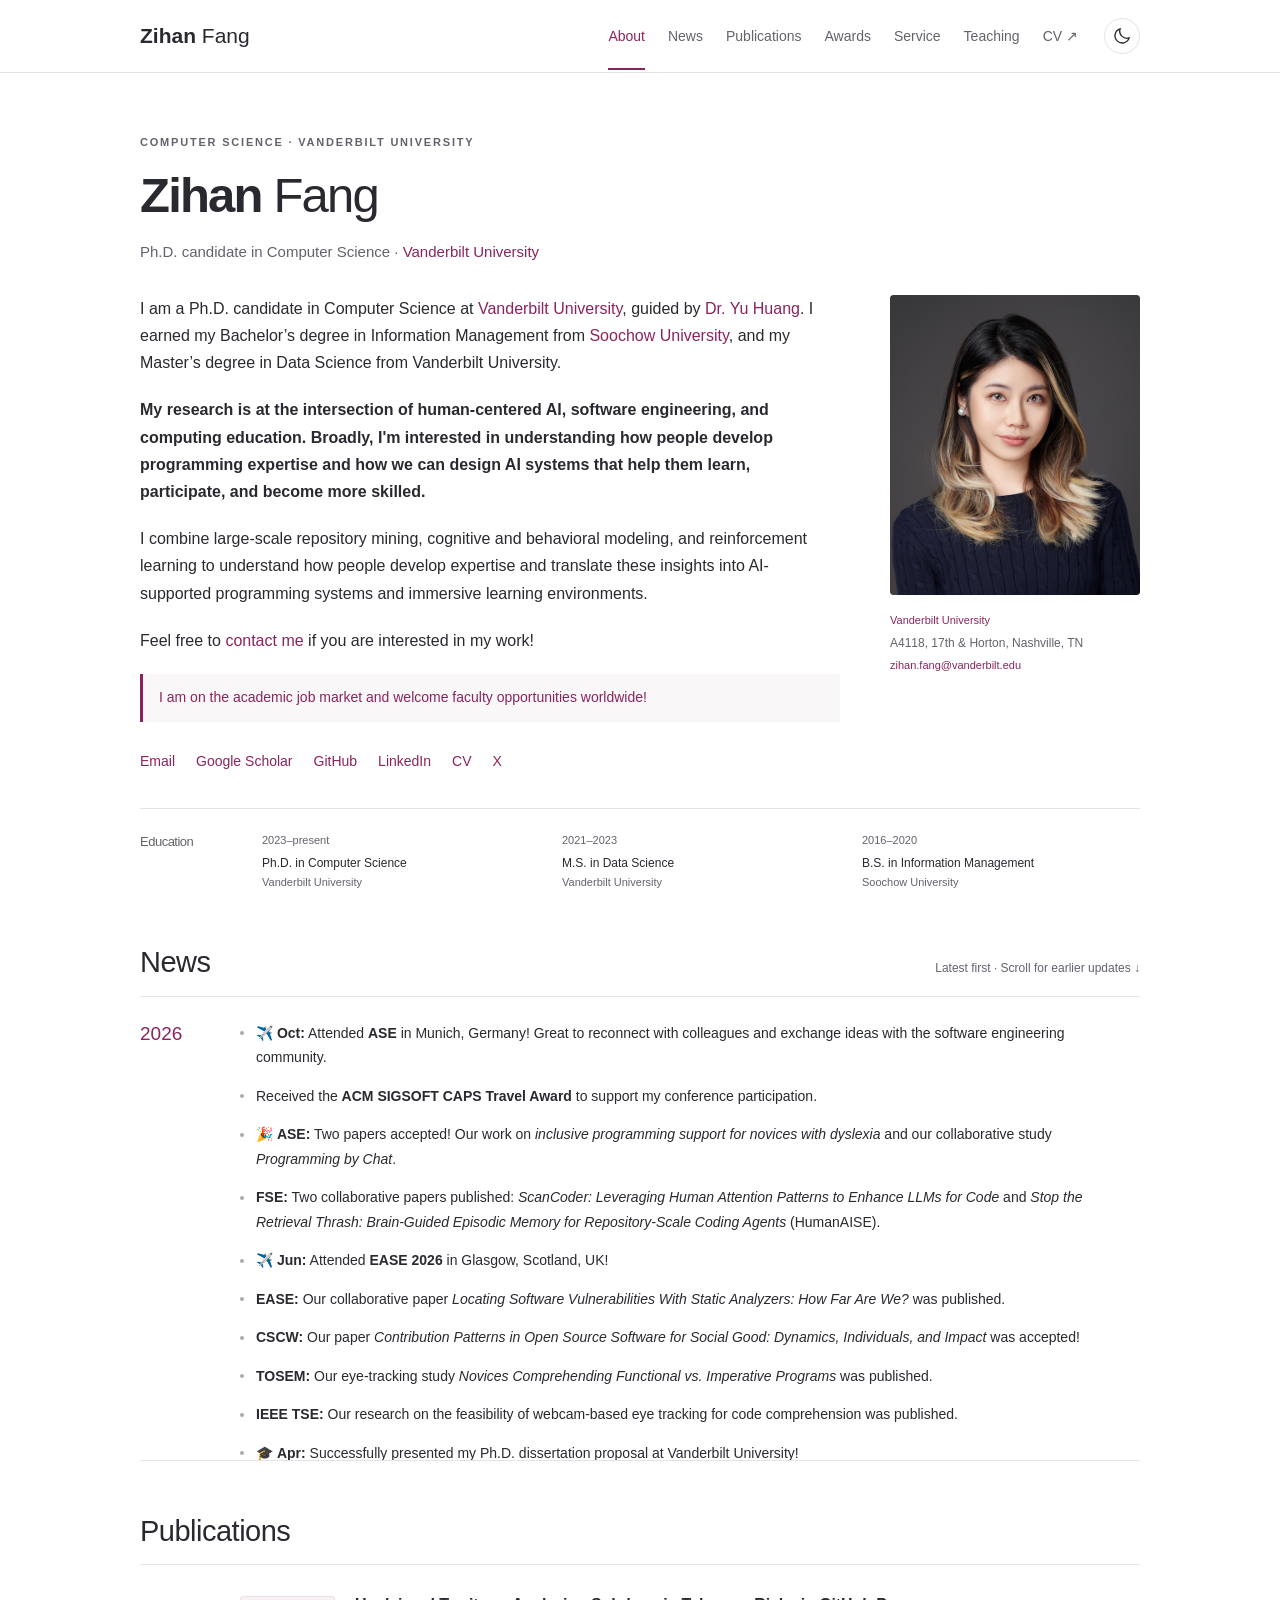
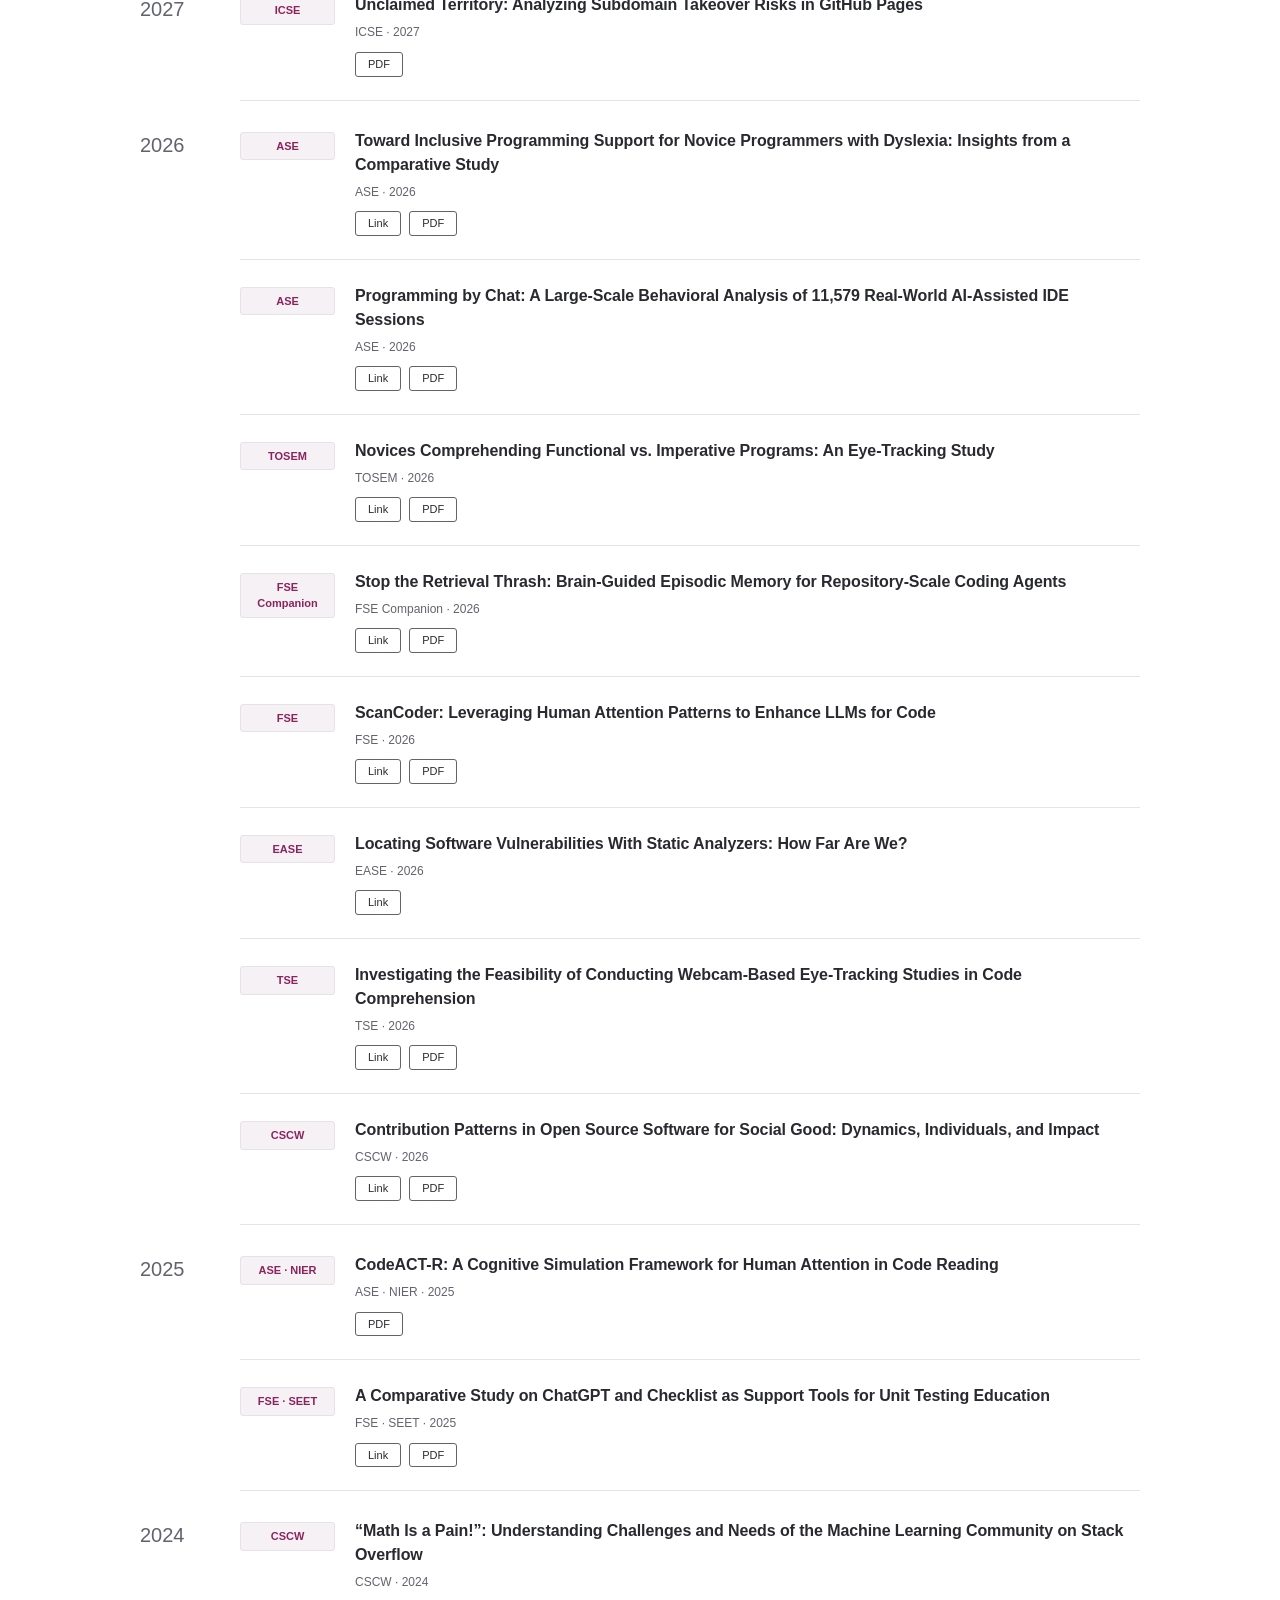
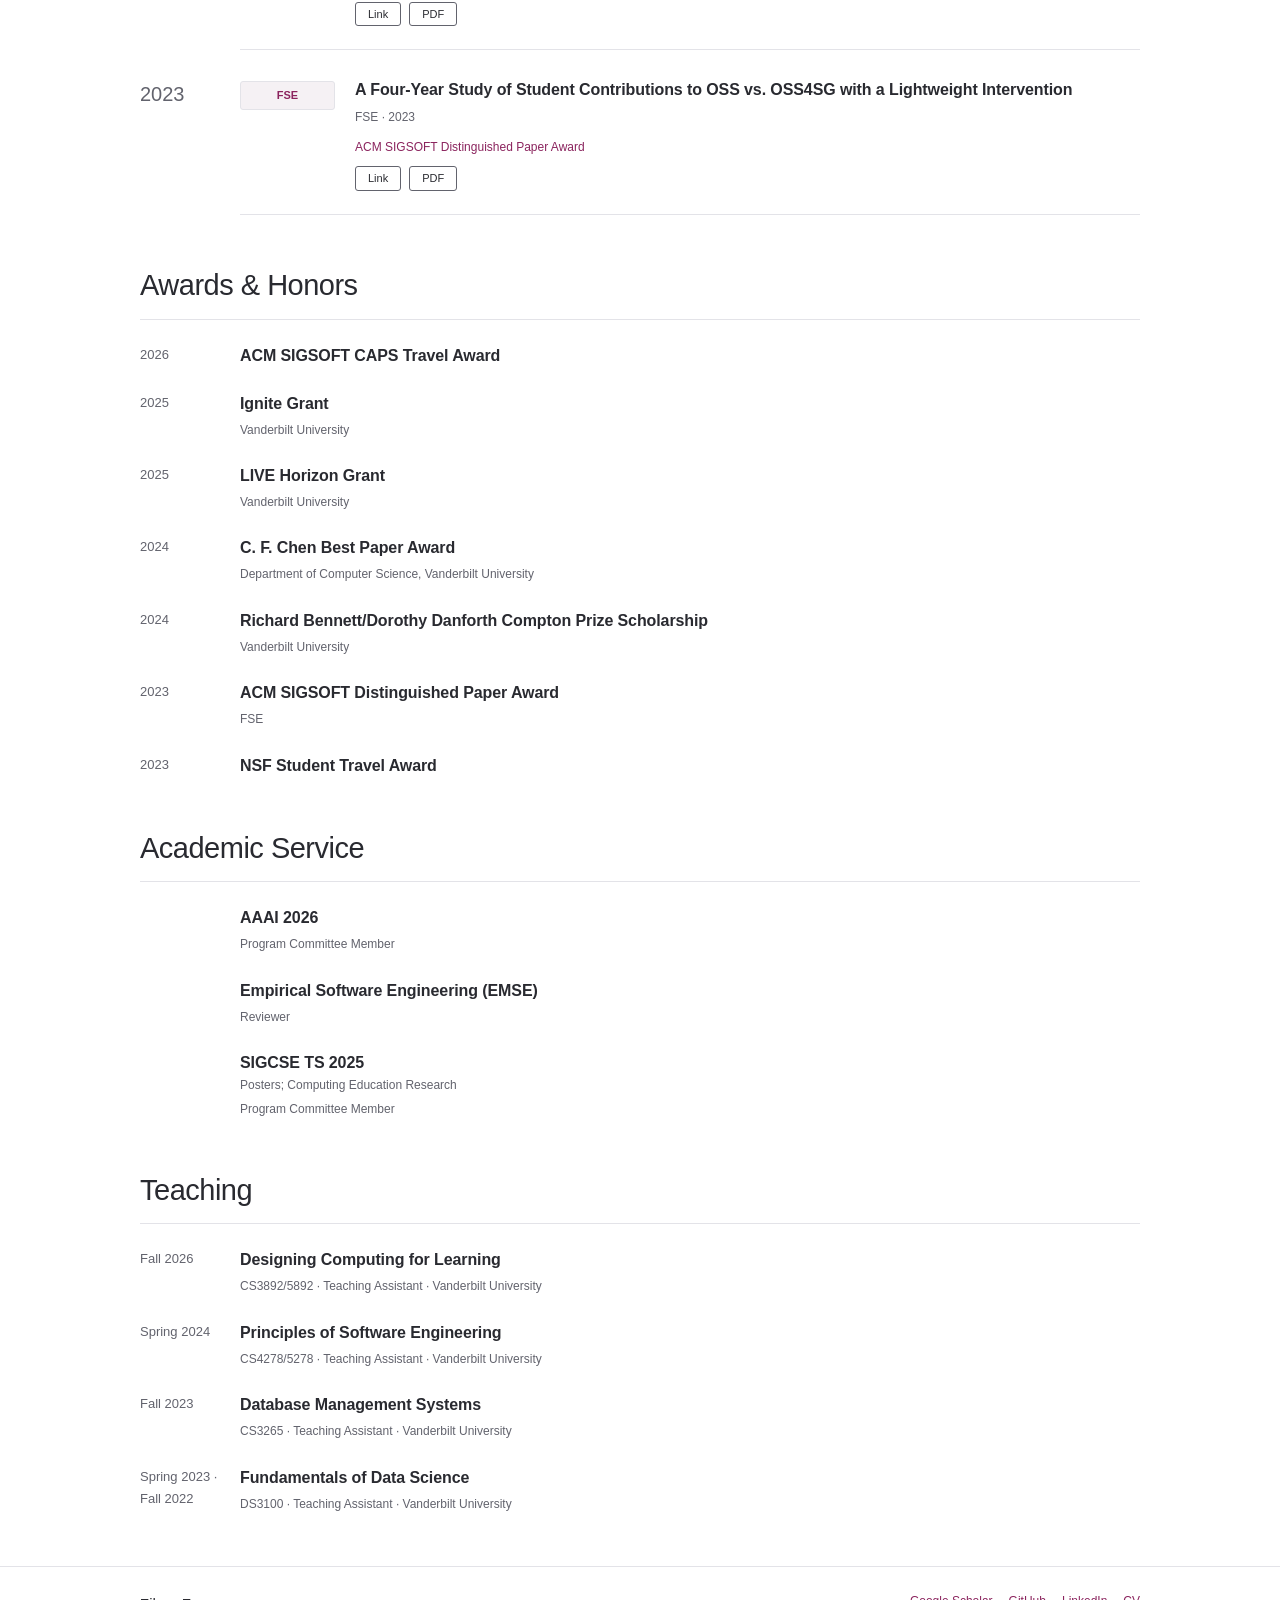
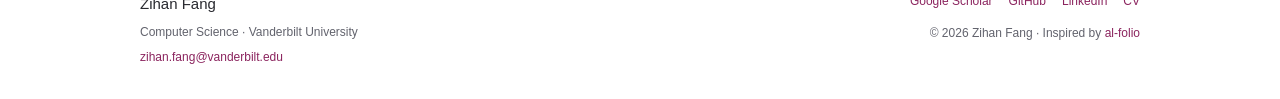
<file: index.html>
<!DOCTYPE html>
<html lang="en">
<head>
  <meta charset="UTF-8">
  <meta name="viewport" content="width=device-width, initial-scale=1">
  <meta name="description" content="Zihan Fang, Computer Science Ph.D. candidate at Vanderbilt University. Human-centered AI, software engineering, and computing education.">
  <meta name="author" content="Zihan Fang">
  <meta name="color-scheme" content="light dark">
  <title>Zihan Fang | Vanderbilt University</title>
  <link rel="canonical" href="https://littlehousezh.github.io/">
  <link rel="icon" href="/img/favicon.png">
  <script src="/js/theme.js"></script>
  <link rel="stylesheet" href="/css/index.css">
  <script src="/js/main.js" defer></script>
  <link rel="preload" as="image" href="/img/profile-hover.jpg">
  <script src="/js/portrait.js" defer></script>
</head>
<body>
  <a class="skip-link" href="#main">Skip to content</a>
  <header class="site-header">
    <div class="header-inner">
      <a class="wordmark" href="#about"><strong>Zihan</strong> Fang</a>
      <nav aria-label="Main navigation">
        <ul class="nav-links">
          <li><a href="#about" aria-current="location">About</a></li>
          <li><a href="#news">News</a></li>
          <li><a href="#publications">Publications</a></li>
          <li><a href="#awards">Awards</a></li>
          <li><a href="#service">Service</a></li>
          <li><a href="#teaching">Teaching</a></li>
          <li><a href="/attaches/CV.pdf" target="_blank" rel="noopener">CV <span aria-hidden="true">↗</span></a></li>
        </ul>
      </nav>
      <button class="theme-toggle" type="button" hidden aria-label="Switch to dark mode" aria-pressed="false" title="Switch color theme">
        <svg class="moon" viewBox="0 0 24 24" fill="none" stroke="currentColor" stroke-width="1.6" aria-hidden="true"><path d="M20.6 14.3A8.7 8.7 0 0 1 9.7 3.4a8.7 8.7 0 1 0 10.9 10.9Z"/></svg>
        <svg class="sun" viewBox="0 0 24 24" fill="none" stroke="currentColor" stroke-width="1.6" aria-hidden="true"><circle cx="12" cy="12" r="4"/><path d="M12 2v2m0 16v2M2 12h2m16 0h2M5 5l1.5 1.5m11 11L19 19M5 19l1.5-1.5m11-11L19 5"/></svg>
      </button>
    </div>
  </header>
  <main id="main" class="container">
    <section id="about" aria-labelledby="name">
      <span id="About-me" class="legacy-anchor"></span>
      <div class="intro-heading">
        <p class="eyebrow">Computer Science · Vanderbilt University</p>
        <h1 id="name"><strong>Zihan</strong> Fang</h1>
        <p class="position">Ph.D. candidate in Computer Science · <a href="https://www.vanderbilt.edu/">Vanderbilt University</a></p>
      </div>
      <div class="about-grid">
        <div class="biography"><p>I am a Ph.D. candidate in Computer Science at <a href="https://www.vanderbilt.edu/">Vanderbilt University</a>, guided by <a href="https://yuhuang-lab.github.io/">Dr. Yu Huang</a>. I earned my Bachelor’s degree in Information Management from <a href="http://eng.suda.edu.cn/">Soochow University</a>, and my Master’s degree in Data Science from Vanderbilt University.</p><p><strong>My research is at the intersection of human-centered AI, software engineering, and computing education. Broadly, I&#x27;m interested in understanding how people develop programming expertise and how we can design AI systems that help them learn, participate, and become more skilled.</strong></p><p>I combine large-scale repository mining, cognitive and behavioral modeling, and reinforcement learning to understand how people develop expertise and translate these insights into AI-supported programming systems and immersive learning environments.</p><p>Feel free to <a href="mailto:zihan.fang@vanderbilt.edu">contact me</a> if you are interested in my work!</p>
          <p class="job-market">I am on the academic job market and welcome faculty opportunities worldwide!</p>
          <div class="profile-links" aria-label="Academic profiles"><a class="" href="mailto:zihan.fang@vanderbilt.edu">Email</a><a class="" href="https://scholar.google.com/citations?hl=en&amp;user=s82MO1wAAAAJ" target="_blank" rel="noopener">Google Scholar</a><a class="" href="https://github.com/littlehousezh" target="_blank" rel="noopener">GitHub</a><a class="" href="https://linkedin.com/in/zihan-fang-51a9571a7" target="_blank" rel="noopener">LinkedIn</a><a class="" href="/attaches/CV.pdf" target="_blank" rel="noopener">CV</a><a class="" href="https://x.com/FANGZIHAN2" target="_blank" rel="noopener">X</a></div>
        </div>
        <figure class="portrait">
          <div class="portrait-frame" tabindex="0" role="img" aria-label="Portrait of Zihan Fang. Hover or focus to reveal a reading rabbit illustration.">
            <img src="/img/profile.png" alt="" aria-hidden="true" width="560" height="700" fetchpriority="high" draggable="false">
            <img class="portrait-alternate" src="/img/profile-hover.jpg" alt="" aria-hidden="true" width="560" height="700" decoding="async" draggable="false">
          </div>
          <figcaption><span><a href="https://www.vanderbilt.edu/">Vanderbilt University</a></span><span>A4118, 17th &amp; Horton, Nashville, TN</span><a href="mailto:zihan.fang@vanderbilt.edu">zihan.fang@vanderbilt.edu</a></figcaption>
        </figure>
      </div>
      <div id="Experience" class="education"><h2>Education</h2><ul><li><span class="item-date">2023–present</span><span>Ph.D. in Computer Science<span class="item-detail">Vanderbilt University</span></span></li><li><span class="item-date">2021–2023</span><span>M.S. in Data Science<span class="item-detail">Vanderbilt University</span></span></li><li><span class="item-date">2016–2020</span><span>B.S. in Information Management<span class="item-detail">Soochow University</span></span></li></ul></div>
    </section>
    <section id="news" class="page-section" aria-labelledby="news-heading">
      <div class="section-heading"><h2 id="news-heading">News</h2><span class="section-note" id="news-hint">Latest first · Scroll for earlier updates <span aria-hidden="true">↓</span></span></div>
      <div class="news-scroll" tabindex="0" role="region" aria-label="News from 2026 to 2023" aria-describedby="news-hint"><div class="news-year"><h3>2026</h3><ul><li>✈️ <strong>Oct:</strong> Attended <strong>ASE</strong> in Munich, Germany! Great to reconnect with colleagues and exchange ideas with the software engineering community.</li><li>Received the <strong>ACM SIGSOFT CAPS Travel Award</strong> to support my conference participation.</li><li>🎉 <strong>ASE:</strong> Two papers accepted! Our work on <em>inclusive programming support for novices with dyslexia</em> and our collaborative study <em>Programming by Chat</em>.</li><li><strong>FSE:</strong> Two collaborative papers published: <em>ScanCoder: Leveraging Human Attention Patterns to Enhance LLMs for Code</em> and <em>Stop the Retrieval Thrash: Brain-Guided Episodic Memory for Repository-Scale Coding Agents</em> (HumanAISE).</li><li>✈️ <strong>Jun:</strong> Attended <strong>EASE 2026</strong> in Glasgow, Scotland, UK!</li><li><strong>EASE:</strong> Our collaborative paper <em>Locating Software Vulnerabilities With Static Analyzers: How Far Are We?</em> was published.</li><li><strong>CSCW:</strong> Our paper <em>Contribution Patterns in Open Source Software for Social Good: Dynamics, Individuals, and Impact</em> was accepted!</li><li><strong>TOSEM:</strong> Our eye-tracking study <em>Novices Comprehending Functional vs. Imperative Programs</em> was published.</li><li><strong>IEEE TSE:</strong> Our research on the feasibility of webcam-based eye tracking for code comprehension was published.</li><li>🎓 <strong>Apr:</strong> Successfully presented my Ph.D. dissertation proposal at Vanderbilt University!</li></ul></div><div class="news-year"><h3>2025</h3><ul><li><strong>ASE (NIER):</strong> Our collaborative paper <em>CodeACT-R: A Cognitive Simulation Framework for Human Attention in Code Reading</em> was accepted.</li><li>✈️ <strong>Jun:</strong> Attended <strong>FSE 2025</strong> in Trondheim, Norway.</li><li>🎓 <strong>Jun:</strong> Helped support the inaugural <a href="https://humanai4se.github.io/" target="_blank" rel="noopener"><strong>HumanAISE 2025</strong></a> workshop, co-located with FSE 2025.</li><li><strong>FSE (SEET):</strong> Our paper <em>A Comparative Study on ChatGPT and Checklist as Support Tools for Unit Testing Education</em> was accepted!</li><li>Received the <strong>Vanderbilt Ignite Grant</strong> and <strong>LIVE Horizon Grant</strong> to support research and educational innovation.</li></ul></div><div class="news-year"><h3>2024</h3><ul><li>🏆 Received the <strong>C. F. Chen Best Paper Award</strong> from Vanderbilt University&#x27;s Department of Computer Science.</li><li>Awarded the <strong>Richard Bennett/Dorothy Danforth Compton Prize Scholarship</strong>.</li><li><strong>CSCW:</strong> Our paper <em>&quot;Math Is a Pain!&quot;: Understanding Challenges and Needs of the Machine Learning Community on Stack Overflow</em> was published.</li></ul></div><div class="news-year"><h3>2023</h3><ul><li>🏆 <strong>FSE:</strong> Our paper <em>A Four-Year Study of Student Contributions to OSS vs. OSS4SG with a Lightweight Intervention</em> received the <strong>ACM SIGSOFT Distinguished Paper Award</strong>!</li><li>Received an <strong>NSF Student Travel Award</strong>.</li></ul></div></div>
    </section>
    <section id="publications" class="page-section" aria-labelledby="publications-heading">
      <span id="Publications" class="legacy-anchor"></span>
      <div class="section-heading"><h2 id="publications-heading">Publications</h2></div>
      <div class="publication-year"><h3>2027</h3><ol><li class="publication" id="pub13"><div class="venue-badge">ICSE</div><div class="paper-content"><h4>Unclaimed Territory: Analyzing Subdomain Takeover Risks in GitHub Pages</h4><p class="paper-venue">ICSE · 2027</p><div class="paper-actions"><a class="paper-link" href="/attaches/pub13.pdf" target="_blank" rel="noopener" aria-label="PDF: Unclaimed Territory: Analyzing Subdomain Takeover Risks in GitHub Pages">PDF</a></div></div></li></ol></div><div class="publication-year"><h3>2026</h3><ol><li class="publication" id="pub11"><div class="venue-badge">ASE</div><div class="paper-content"><h4>Toward Inclusive Programming Support for Novice Programmers with Dyslexia: Insights from a Comparative Study</h4><p class="paper-venue">ASE · 2026</p><div class="paper-actions"><a class="paper-link" href="https://doi.org/10.1145/3832783.3834414" target="_blank" rel="noopener" aria-label="Link: Toward Inclusive Programming Support for Novice Programmers with Dyslexia: Insights from a Comparative Study">Link</a><a class="paper-link" href="https://dl.acm.org/doi/pdf/10.1145/3832783.3834414" target="_blank" rel="noopener" aria-label="PDF: Toward Inclusive Programming Support for Novice Programmers with Dyslexia: Insights from a Comparative Study">PDF</a></div></div></li><li class="publication" id="pub10"><div class="venue-badge">ASE</div><div class="paper-content"><h4>Programming by Chat: A Large-Scale Behavioral Analysis of 11,579 Real-World AI-Assisted IDE Sessions</h4><p class="paper-venue">ASE · 2026</p><div class="paper-actions"><a class="paper-link" href="https://dl.acm.org/doi/abs/10.1145/3832783.3834377" target="_blank" rel="noopener" aria-label="Link: Programming by Chat: A Large-Scale Behavioral Analysis of 11,579 Real-World AI-Assisted IDE Sessions">Link</a><a class="paper-link" href="https://dl.acm.org/doi/pdf/10.1145/3832783.3834377" target="_blank" rel="noopener" aria-label="PDF: Programming by Chat: A Large-Scale Behavioral Analysis of 11,579 Real-World AI-Assisted IDE Sessions">PDF</a></div></div></li><li class="publication" id="pub9"><div class="venue-badge">TOSEM</div><div class="paper-content"><h4>Novices Comprehending Functional vs. Imperative Programs: An Eye-Tracking Study</h4><p class="paper-venue">TOSEM · 2026</p><div class="paper-actions"><a class="paper-link" href="https://doi.org/10.1145/3815582" target="_blank" rel="noopener" aria-label="Link: Novices Comprehending Functional vs. Imperative Programs: An Eye-Tracking Study">Link</a><a class="paper-link" href="https://dl.acm.org/doi/pdf/10.1145/3815582" target="_blank" rel="noopener" aria-label="PDF: Novices Comprehending Functional vs. Imperative Programs: An Eye-Tracking Study">PDF</a></div></div></li><li class="publication" id="pub12"><div class="venue-badge">FSE Companion</div><div class="paper-content"><h4>Stop the Retrieval Thrash: Brain-Guided Episodic Memory for Repository-Scale Coding Agents</h4><p class="paper-venue">FSE Companion · 2026</p><div class="paper-actions"><a class="paper-link" href="https://doi.org/10.1145/3803437.3806703" target="_blank" rel="noopener" aria-label="Link: Stop the Retrieval Thrash: Brain-Guided Episodic Memory for Repository-Scale Coding Agents">Link</a><a class="paper-link" href="https://dl.acm.org/doi/pdf/10.1145/3803437.3806703" target="_blank" rel="noopener" aria-label="PDF: Stop the Retrieval Thrash: Brain-Guided Episodic Memory for Repository-Scale Coding Agents">PDF</a></div></div></li><li class="publication" id="pub8"><div class="venue-badge">FSE</div><div class="paper-content"><h4>ScanCoder: Leveraging Human Attention Patterns to Enhance LLMs for Code</h4><p class="paper-venue">FSE · 2026</p><div class="paper-actions"><a class="paper-link" href="https://doi.org/10.1145/3808150" target="_blank" rel="noopener" aria-label="Link: ScanCoder: Leveraging Human Attention Patterns to Enhance LLMs for Code">Link</a><a class="paper-link" href="https://dl.acm.org/doi/pdf/10.1145/3808150" target="_blank" rel="noopener" aria-label="PDF: ScanCoder: Leveraging Human Attention Patterns to Enhance LLMs for Code">PDF</a></div></div></li><li class="publication" id="pub7"><div class="venue-badge">EASE</div><div class="paper-content"><h4>Locating Software Vulnerabilities With Static Analyzers: How Far Are We?</h4><p class="paper-venue">EASE · 2026</p><div class="paper-actions"><a class="paper-link" href="https://conf.researchr.org/details/ease-2026/ease-2026-research-papers/25/Locating-Software-Vulnerabilities-With-Static-Analyzers-How-Far-Are-We-" target="_blank" rel="noopener" aria-label="Link: Locating Software Vulnerabilities With Static Analyzers: How Far Are We?">Link</a></div></div></li><li class="publication" id="pub6"><div class="venue-badge">TSE</div><div class="paper-content"><h4>Investigating the Feasibility of Conducting Webcam-Based Eye-Tracking Studies in Code Comprehension</h4><p class="paper-venue">TSE · 2026</p><div class="paper-actions"><a class="paper-link" href="https://doi.org/10.1109/TSE.2026.3651615" target="_blank" rel="noopener" aria-label="Link: Investigating the Feasibility of Conducting Webcam-Based Eye-Tracking Studies in Code Comprehension">Link</a><a class="paper-link" href="https://ieeexplore.ieee.org/iel8/32/11440029/11329486.pdf" target="_blank" rel="noopener" aria-label="PDF: Investigating the Feasibility of Conducting Webcam-Based Eye-Tracking Studies in Code Comprehension">PDF</a></div></div></li><li class="publication" id="pub5"><div class="venue-badge">CSCW</div><div class="paper-content"><h4>Contribution Patterns in Open Source Software for Social Good: Dynamics, Individuals, and Impact</h4><p class="paper-venue">CSCW · 2026</p><div class="paper-actions"><a class="paper-link" href="https://doi.org/10.1145/3788046" target="_blank" rel="noopener" aria-label="Link: Contribution Patterns in Open Source Software for Social Good: Dynamics, Individuals, and Impact">Link</a><a class="paper-link" href="/attaches/pub5.pdf" target="_blank" rel="noopener" aria-label="PDF: Contribution Patterns in Open Source Software for Social Good: Dynamics, Individuals, and Impact">PDF</a></div></div></li></ol></div><div class="publication-year"><h3>2025</h3><ol><li class="publication" id="pub4"><div class="venue-badge">ASE · NIER</div><div class="paper-content"><h4>CodeACT-R: A Cognitive Simulation Framework for Human Attention in Code Reading</h4><p class="paper-venue">ASE · NIER · 2025</p><div class="paper-actions"><a class="paper-link" href="/attaches/pub4.pdf" target="_blank" rel="noopener" aria-label="PDF: CodeACT-R: A Cognitive Simulation Framework for Human Attention in Code Reading">PDF</a></div></div></li><li class="publication" id="pub3"><div class="venue-badge">FSE · SEET</div><div class="paper-content"><h4>A Comparative Study on ChatGPT and Checklist as Support Tools for Unit Testing Education</h4><p class="paper-venue">FSE · SEET · 2025</p><div class="paper-actions"><a class="paper-link" href="https://doi.org/10.1145/3696630.3727244" target="_blank" rel="noopener" aria-label="Link: A Comparative Study on ChatGPT and Checklist as Support Tools for Unit Testing Education">Link</a><a class="paper-link" href="/attaches/pub3.pdf" target="_blank" rel="noopener" aria-label="PDF: A Comparative Study on ChatGPT and Checklist as Support Tools for Unit Testing Education">PDF</a></div></div></li></ol></div><div class="publication-year"><h3>2024</h3><ol><li class="publication" id="pub2"><div class="venue-badge">CSCW</div><div class="paper-content"><h4>“Math Is a Pain!”: Understanding Challenges and Needs of the Machine Learning Community on Stack Overflow</h4><p class="paper-venue">CSCW · 2024</p><div class="paper-actions"><a class="paper-link" href="https://doi.org/10.1145/3686990" target="_blank" rel="noopener" aria-label="Link: “Math Is a Pain!”: Understanding Challenges and Needs of the Machine Learning Community on Stack Overflow">Link</a><a class="paper-link" href="/attaches/pub2.pdf" target="_blank" rel="noopener" aria-label="PDF: “Math Is a Pain!”: Understanding Challenges and Needs of the Machine Learning Community on Stack Overflow">PDF</a></div></div></li></ol></div><div class="publication-year"><h3>2023</h3><ol><li class="publication" id="pub1"><div class="venue-badge">FSE</div><div class="paper-content"><h4>A Four-Year Study of Student Contributions to OSS vs. OSS4SG with a Lightweight Intervention</h4><p class="paper-venue">FSE · 2023</p><p class="paper-award">ACM SIGSOFT Distinguished Paper Award</p><div class="paper-actions"><a class="paper-link" href="https://doi.org/10.1145/3611643.3616250" target="_blank" rel="noopener" aria-label="Link: A Four-Year Study of Student Contributions to OSS vs. OSS4SG with a Lightweight Intervention">Link</a><a class="paper-link" href="/attaches/pub1.pdf" target="_blank" rel="noopener" aria-label="PDF: A Four-Year Study of Student Contributions to OSS vs. OSS4SG with a Lightweight Intervention">PDF</a></div></div></li></ol></div>
    </section>
    <section id="awards" class="page-section" aria-labelledby="awards-heading">
      <span id="Awards" class="legacy-anchor"></span>
      <div class="section-heading"><h2 id="awards-heading">Awards &amp; Honors</h2></div>
      <ul class="awards-list"><li><span class="item-date">2026</span><div><strong>ACM SIGSOFT CAPS Travel Award</strong></div></li><li><span class="item-date">2025</span><div><strong>Ignite Grant</strong><span class="item-detail">Vanderbilt University</span></div></li><li><span class="item-date">2025</span><div><strong>LIVE Horizon Grant</strong><span class="item-detail">Vanderbilt University</span></div></li><li><span class="item-date">2024</span><div><strong>C. F. Chen Best Paper Award</strong><span class="item-detail">Department of Computer Science, Vanderbilt University</span></div></li><li><span class="item-date">2024</span><div><strong>Richard Bennett/Dorothy Danforth Compton Prize Scholarship</strong><span class="item-detail">Vanderbilt University</span></div></li><li><span class="item-date">2023</span><div><strong>ACM SIGSOFT Distinguished Paper Award</strong><span class="item-detail">FSE</span></div></li><li><span class="item-date">2023</span><div><strong>NSF Student Travel Award</strong></div></li></ul>
    </section>
    <section id="service" class="page-section" aria-labelledby="service-heading">
      <span id="Service" class="legacy-anchor"></span>
      <div class="section-heading"><h2 id="service-heading">Academic Service</h2></div>
      <ul class="service-list"><li><div><strong>AAAI 2026</strong></div><span class="role">Program Committee Member</span></li><li><div><strong>Empirical Software Engineering (EMSE)</strong></div><span class="role">Reviewer</span></li><li><div><strong>SIGCSE TS 2025</strong><span class="item-detail">Posters; Computing Education Research</span></div><span class="role">Program Committee Member</span></li></ul>
    </section>
    <section id="teaching" class="page-section" aria-labelledby="teaching-heading">
      <div class="section-heading"><h2 id="teaching-heading">Teaching</h2></div>
      <ul class="teaching-list"><li><span class="item-date">Fall 2026</span><div><strong>Designing Computing for Learning</strong><span class="item-detail">CS3892/5892 · Teaching Assistant · Vanderbilt University</span></div></li><li><span class="item-date">Spring 2024</span><div><strong>Principles of Software Engineering</strong><span class="item-detail">CS4278/5278 · Teaching Assistant · Vanderbilt University</span></div></li><li><span class="item-date">Fall 2023</span><div><strong>Database Management Systems</strong><span class="item-detail">CS3265 · Teaching Assistant · Vanderbilt University</span></div></li><li><span class="item-date">Spring 2023 · Fall 2022</span><div><strong>Fundamentals of Data Science</strong><span class="item-detail">DS3100 · Teaching Assistant · Vanderbilt University</span></div></li></ul>
    </section>
  </main>
  <footer class="site-footer"><div class="container footer-inner"><div><a class="footer-name" href="#about">Zihan Fang</a><p>Computer Science · Vanderbilt University</p><a href="mailto:zihan.fang@vanderbilt.edu">zihan.fang@vanderbilt.edu</a></div><div class="footer-right"><div class="footer-links"><a class="" href="https://scholar.google.com/citations?hl=en&amp;user=s82MO1wAAAAJ" target="_blank" rel="noopener">Google Scholar</a><a class="" href="https://github.com/littlehousezh" target="_blank" rel="noopener">GitHub</a><a class="" href="https://linkedin.com/in/zihan-fang-51a9571a7" target="_blank" rel="noopener">LinkedIn</a><a class="" href="/attaches/CV.pdf" target="_blank" rel="noopener">CV</a></div><p>© 2026 Zihan Fang · Inspired by <a href="https://alshedivat.github.io/al-folio/">al-folio</a></p></div></div></footer>
</body>
</html>
</file>
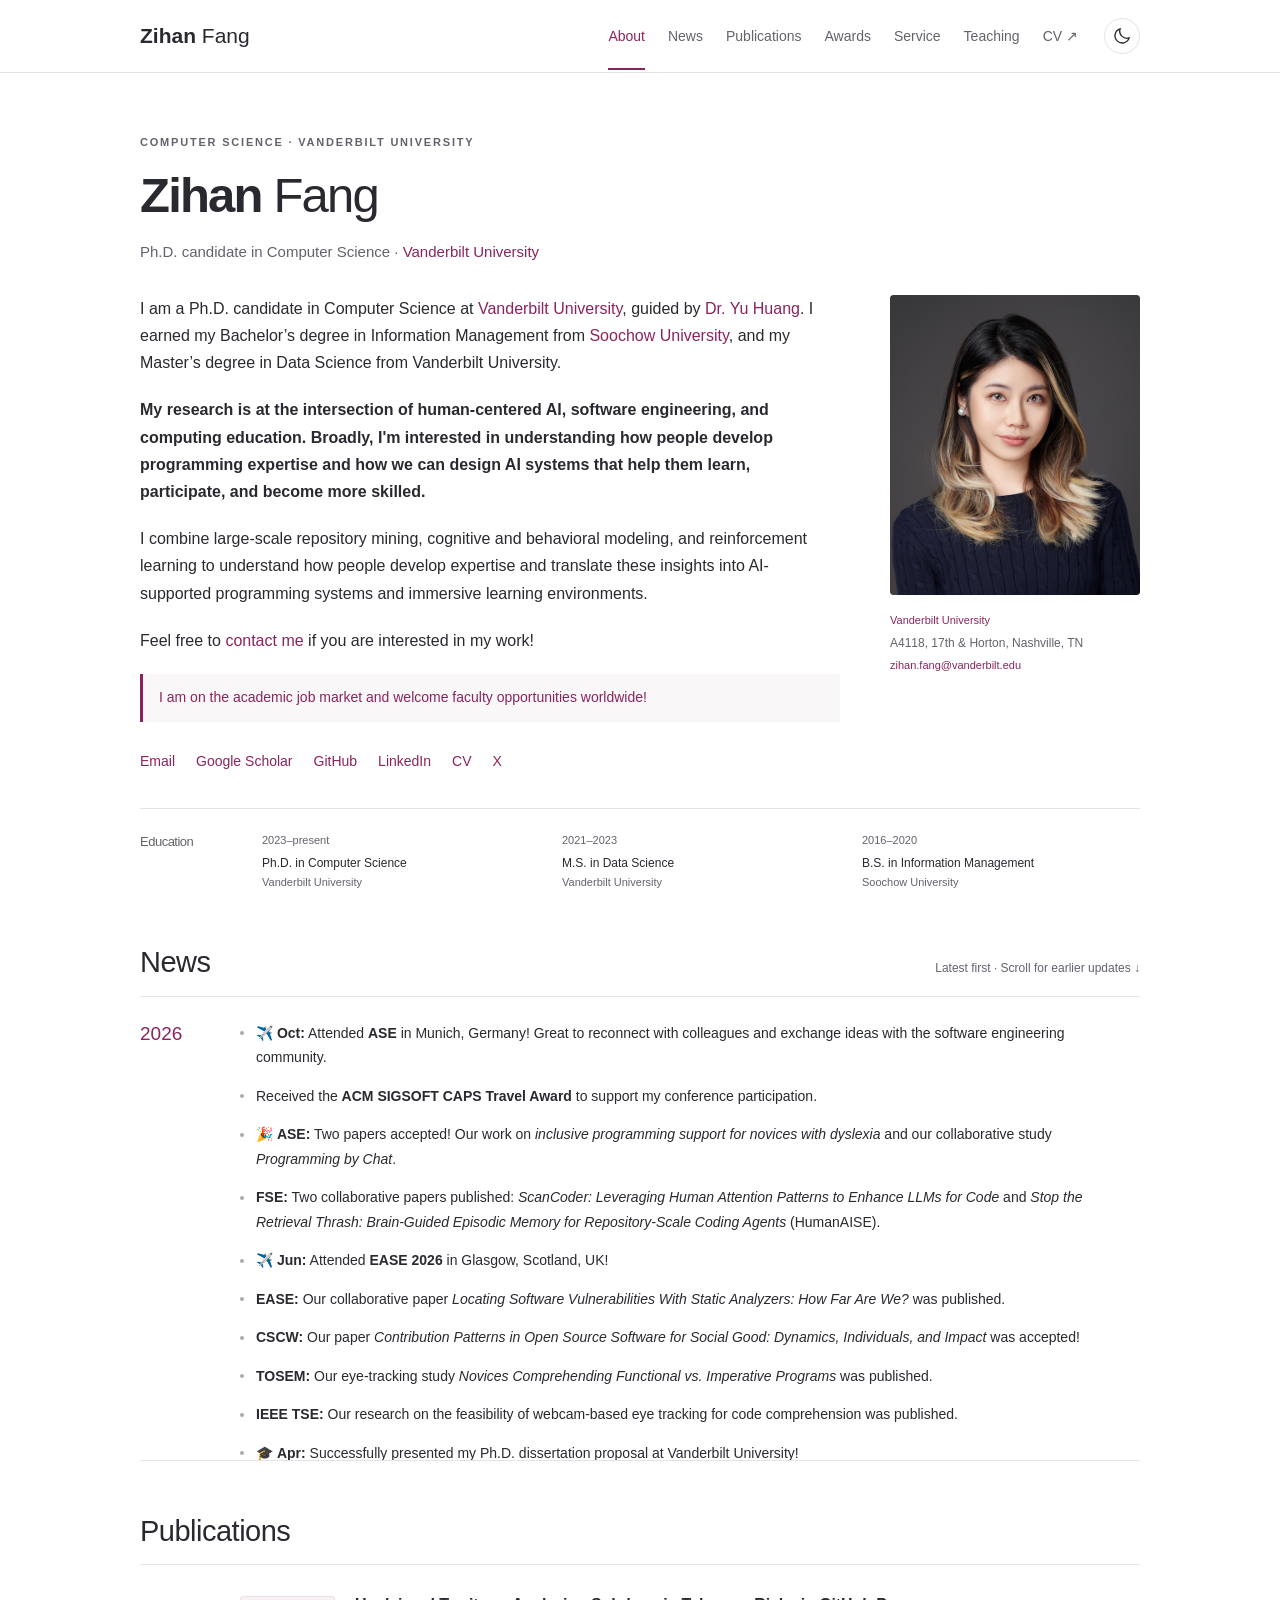
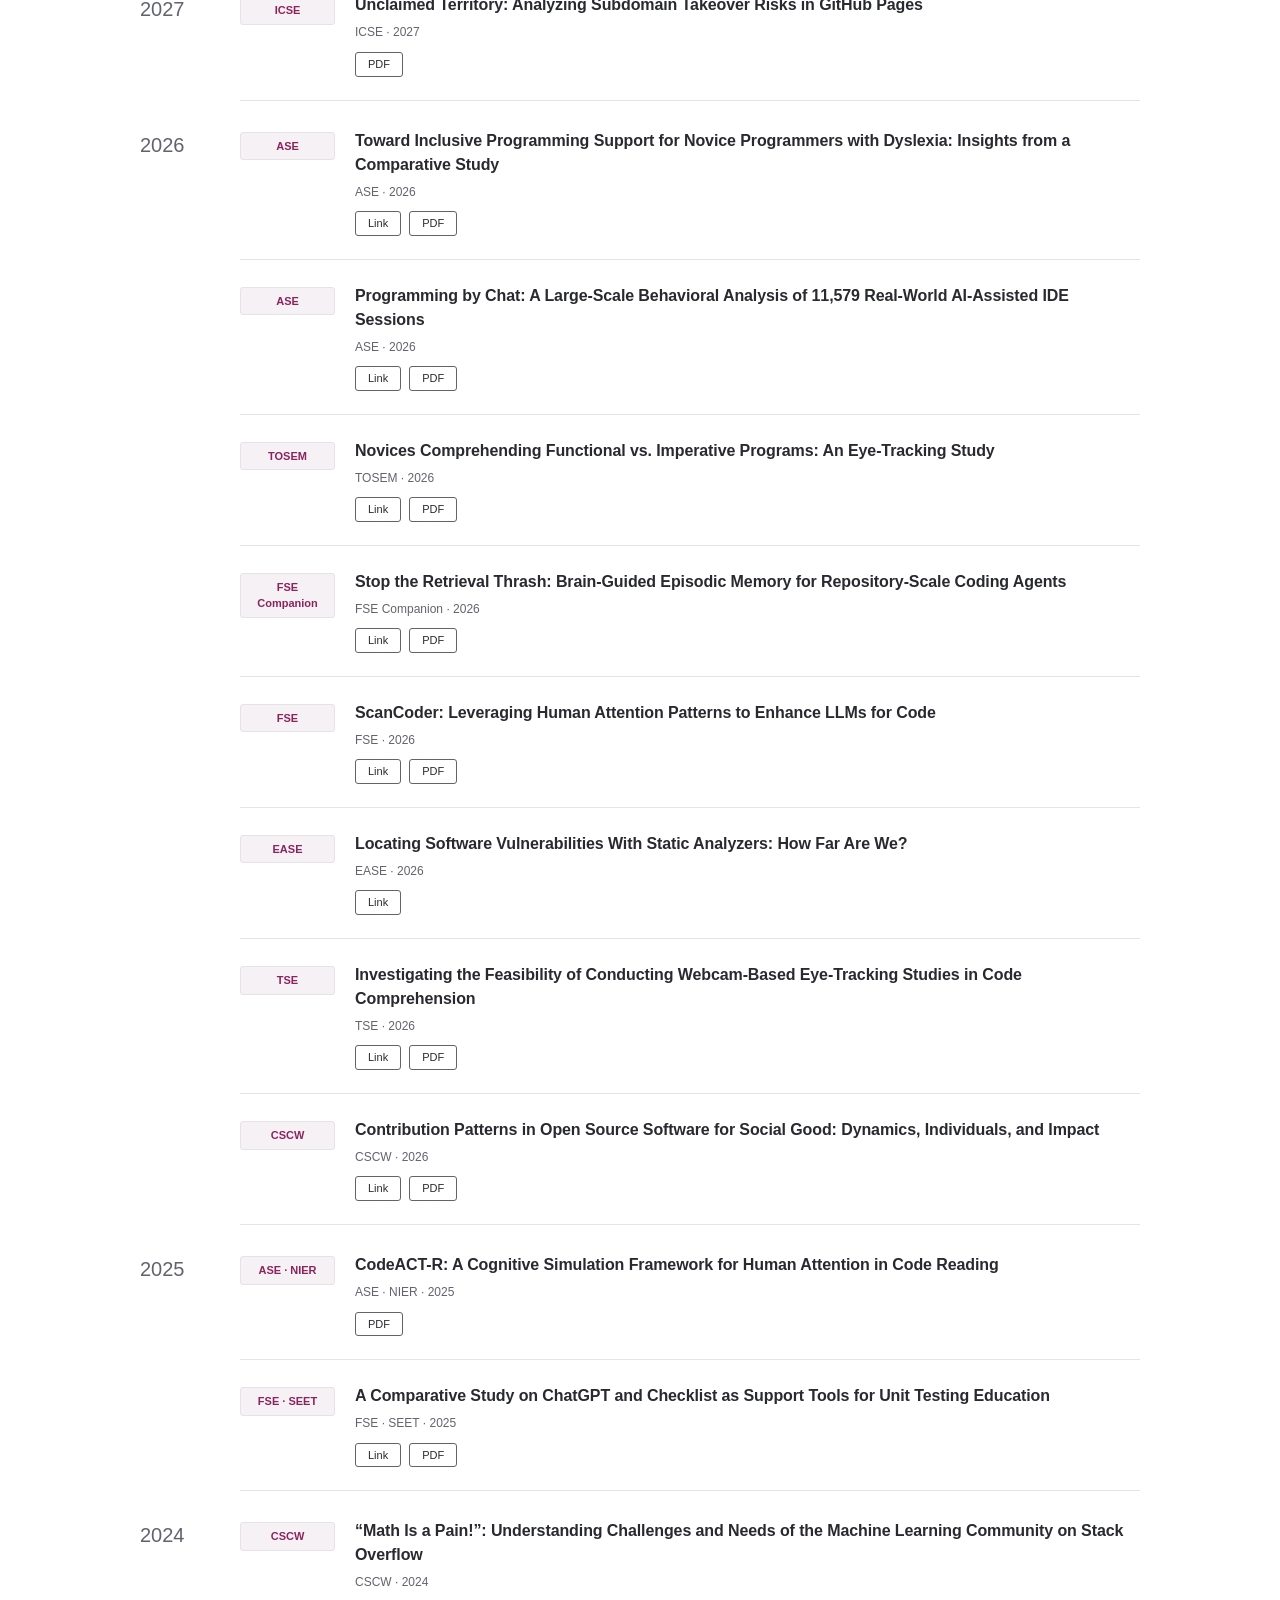
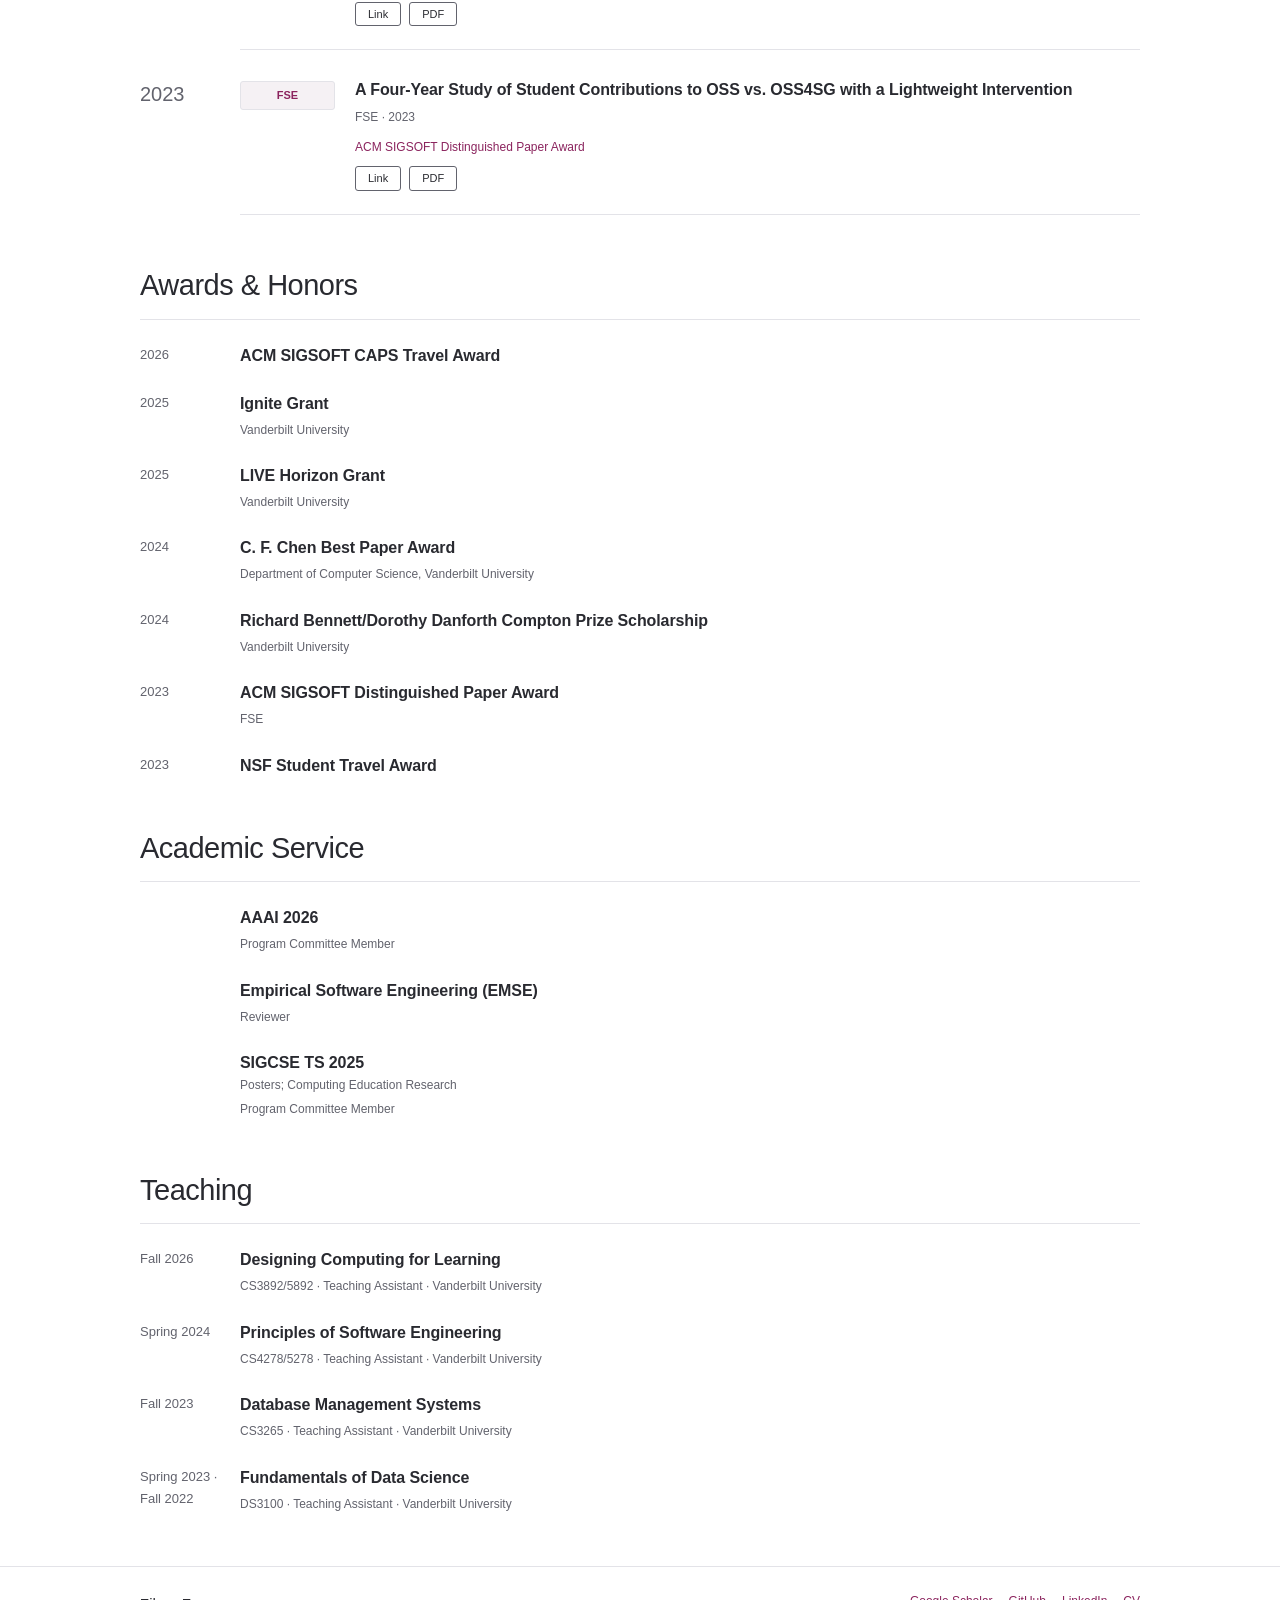
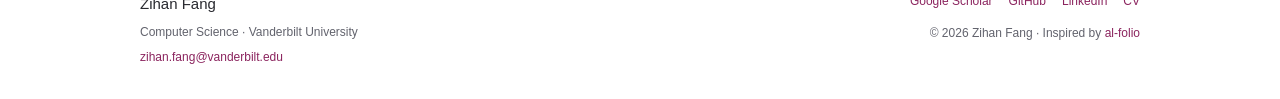
<file: about/index.html>
<!DOCTYPE html>
<html lang="en"><head><meta charset="UTF-8"><meta name="viewport" content="width=device-width, initial-scale=1"><title>Zihan Fang</title><link rel="icon" href="/img/favicon.png"><link rel="canonical" href="https://littlehousezh.github.io/#about"><meta http-equiv="refresh" content="0;url=/#about"></head><body><p>This section has moved to the homepage. <a href="/#about">Continue to about</a>.</p></body></html>
</file>
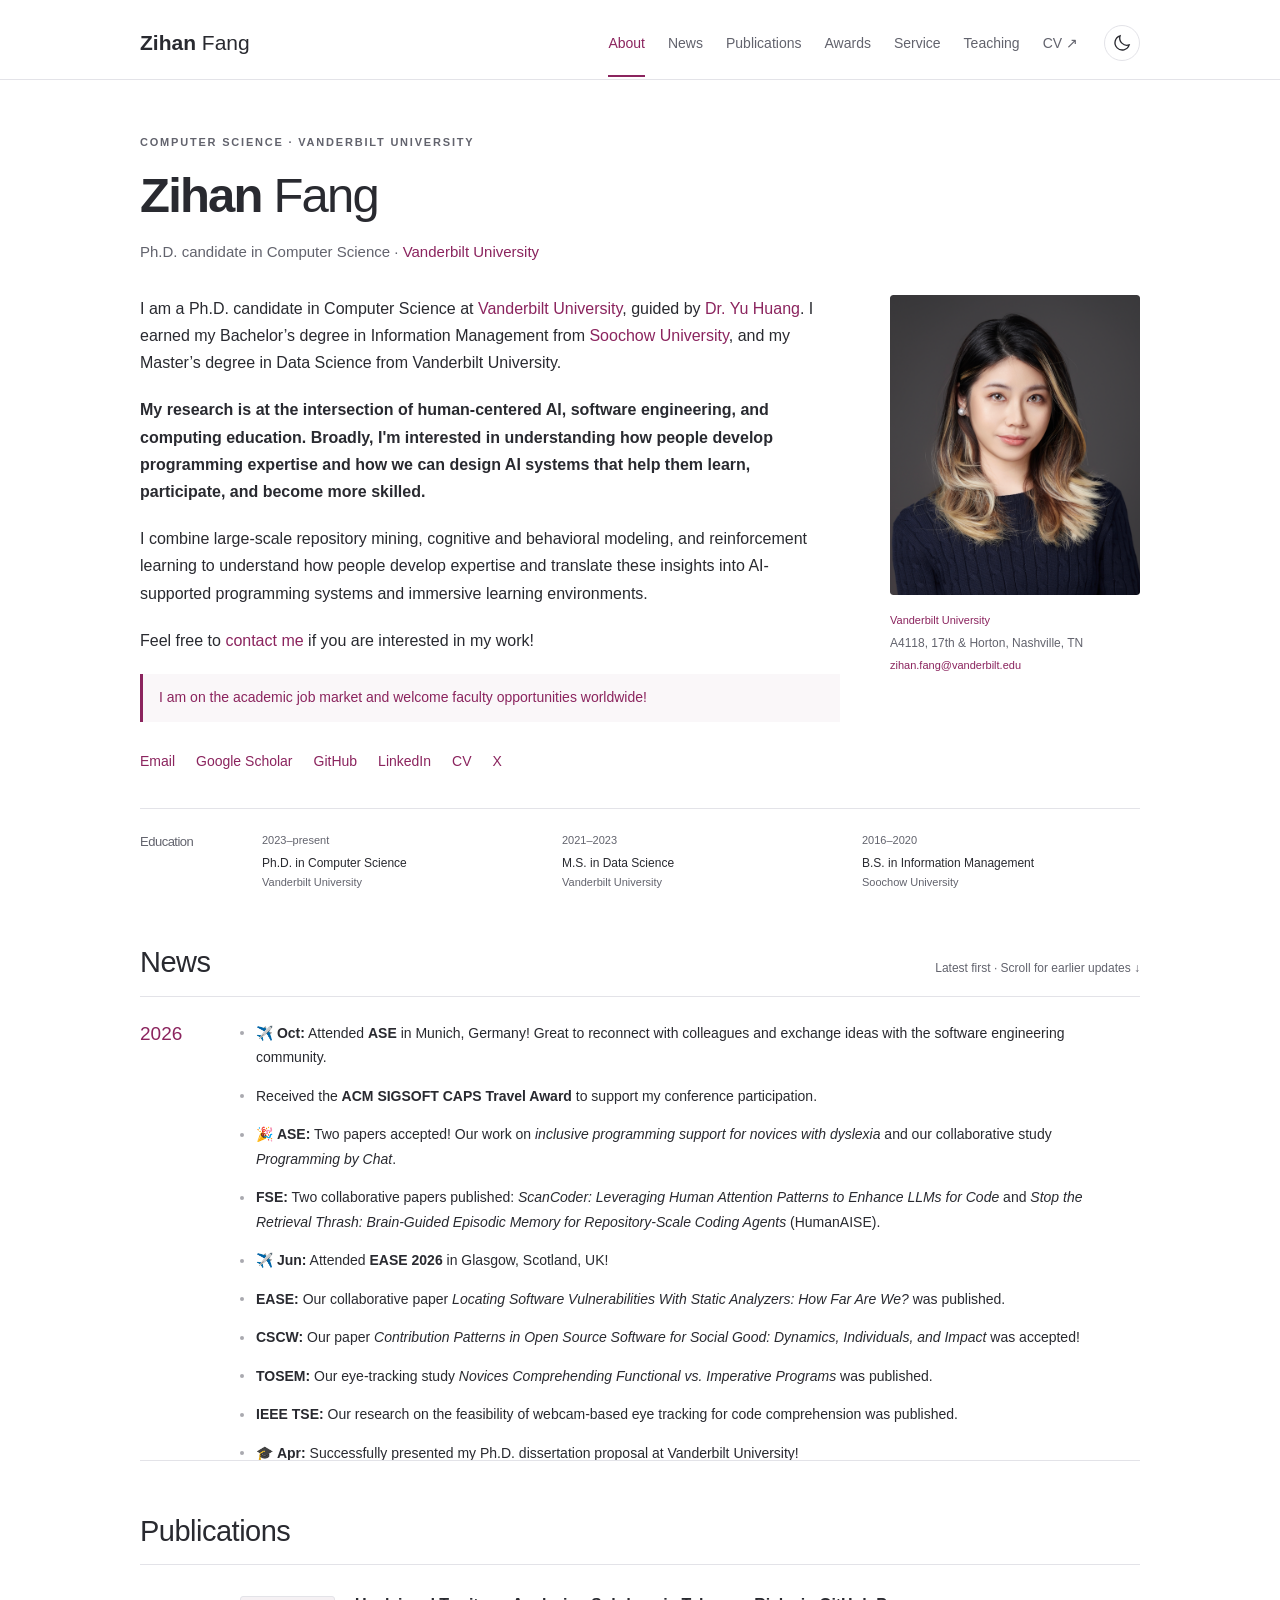
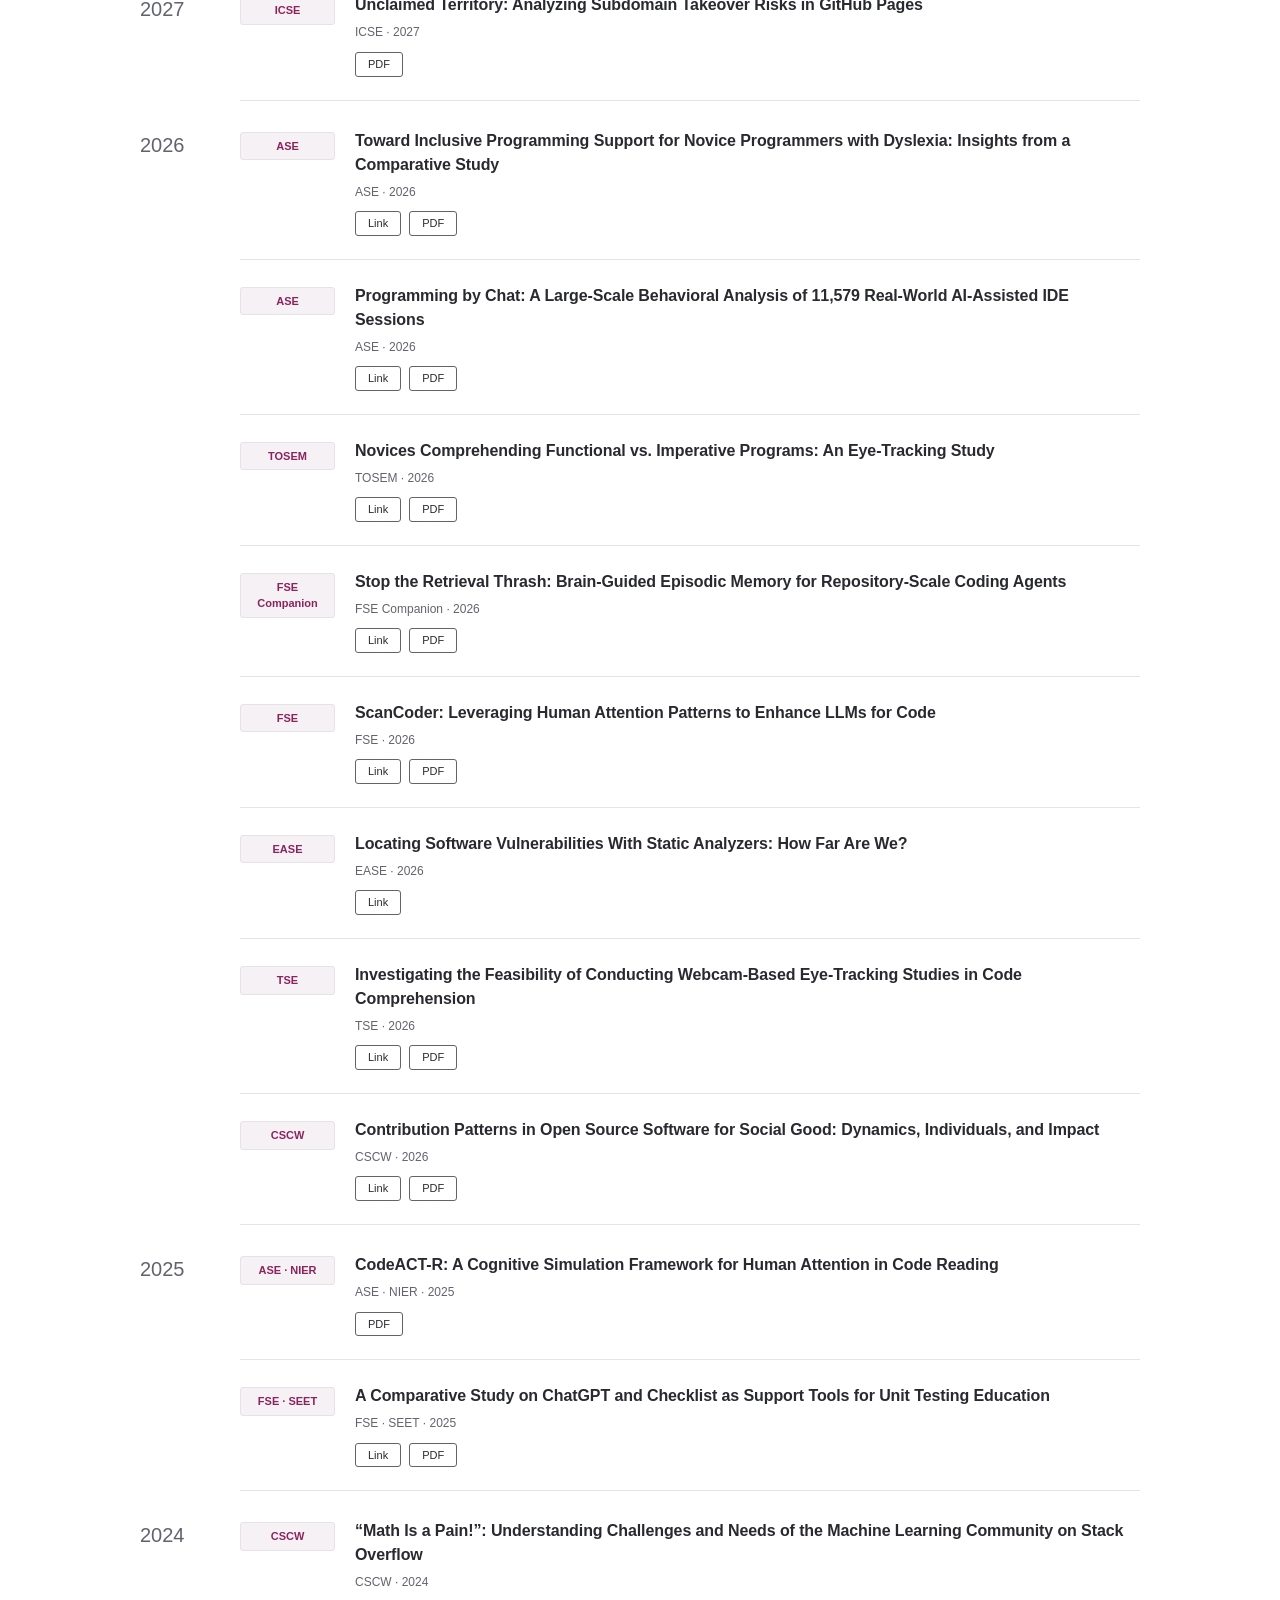
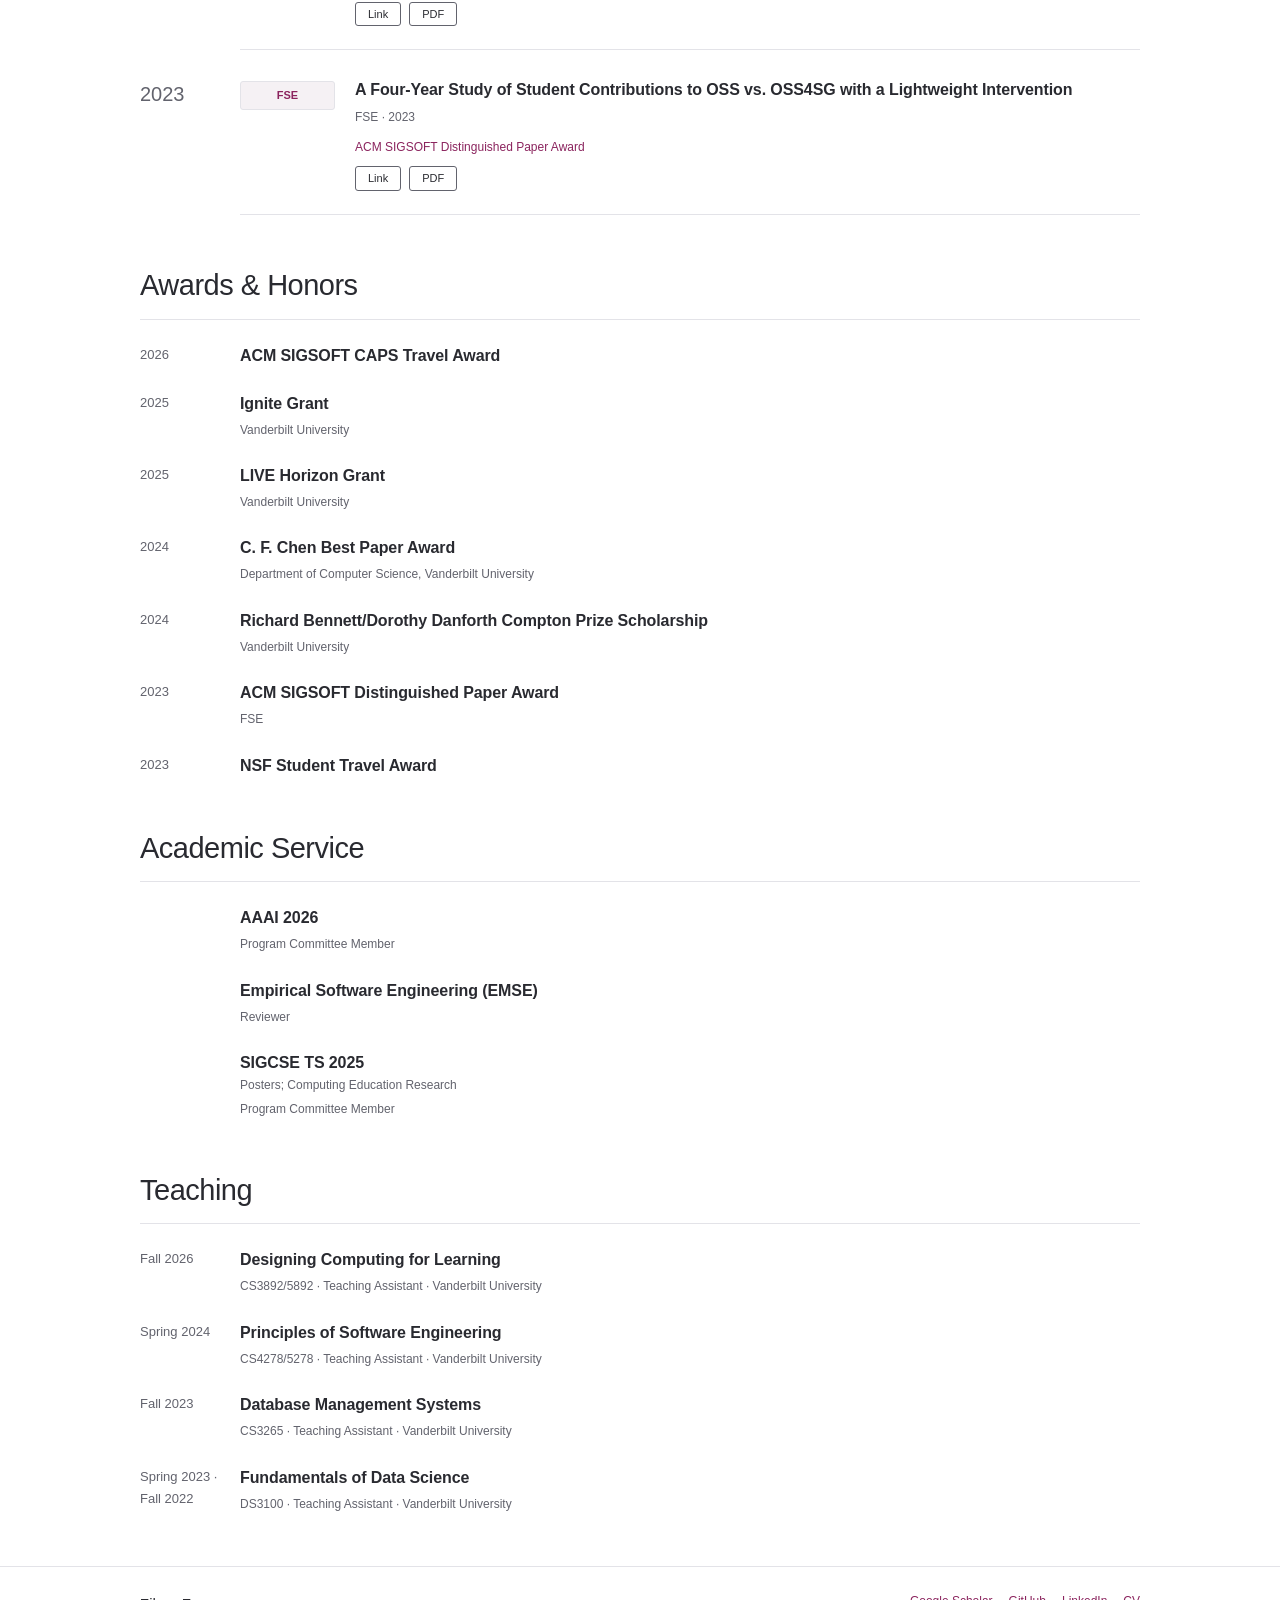
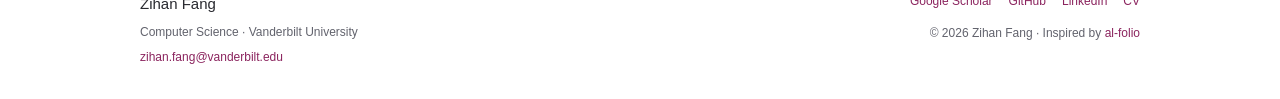
<file: publications/index.html>
<!DOCTYPE html>
<html lang="en"><head><meta charset="UTF-8"><meta name="viewport" content="width=device-width, initial-scale=1"><title>Zihan Fang</title><link rel="icon" href="/img/favicon.png"><link rel="canonical" href="https://littlehousezh.github.io/#publications"><meta http-equiv="refresh" content="0;url=/#publications"></head><body><p>This section has moved to the homepage. <a href="/#publications">Continue to publications</a>.</p></body></html>
</file>
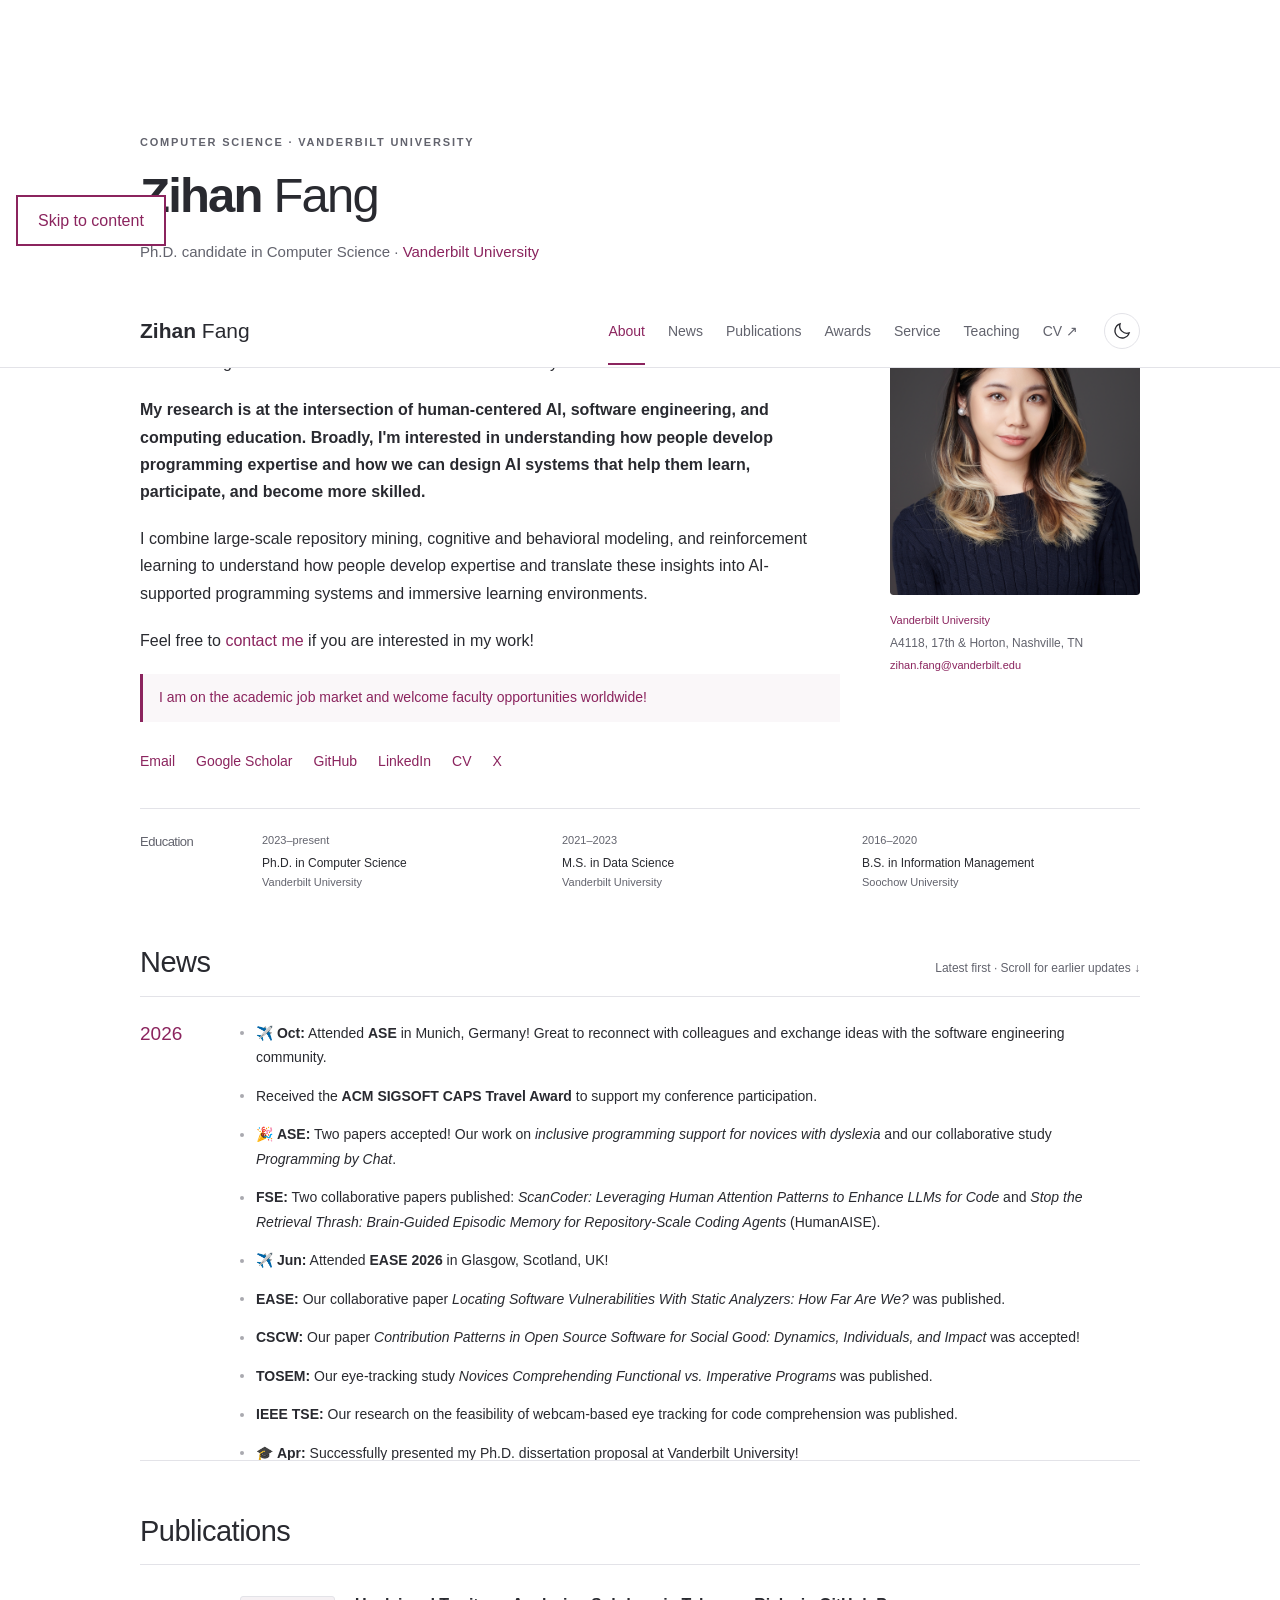
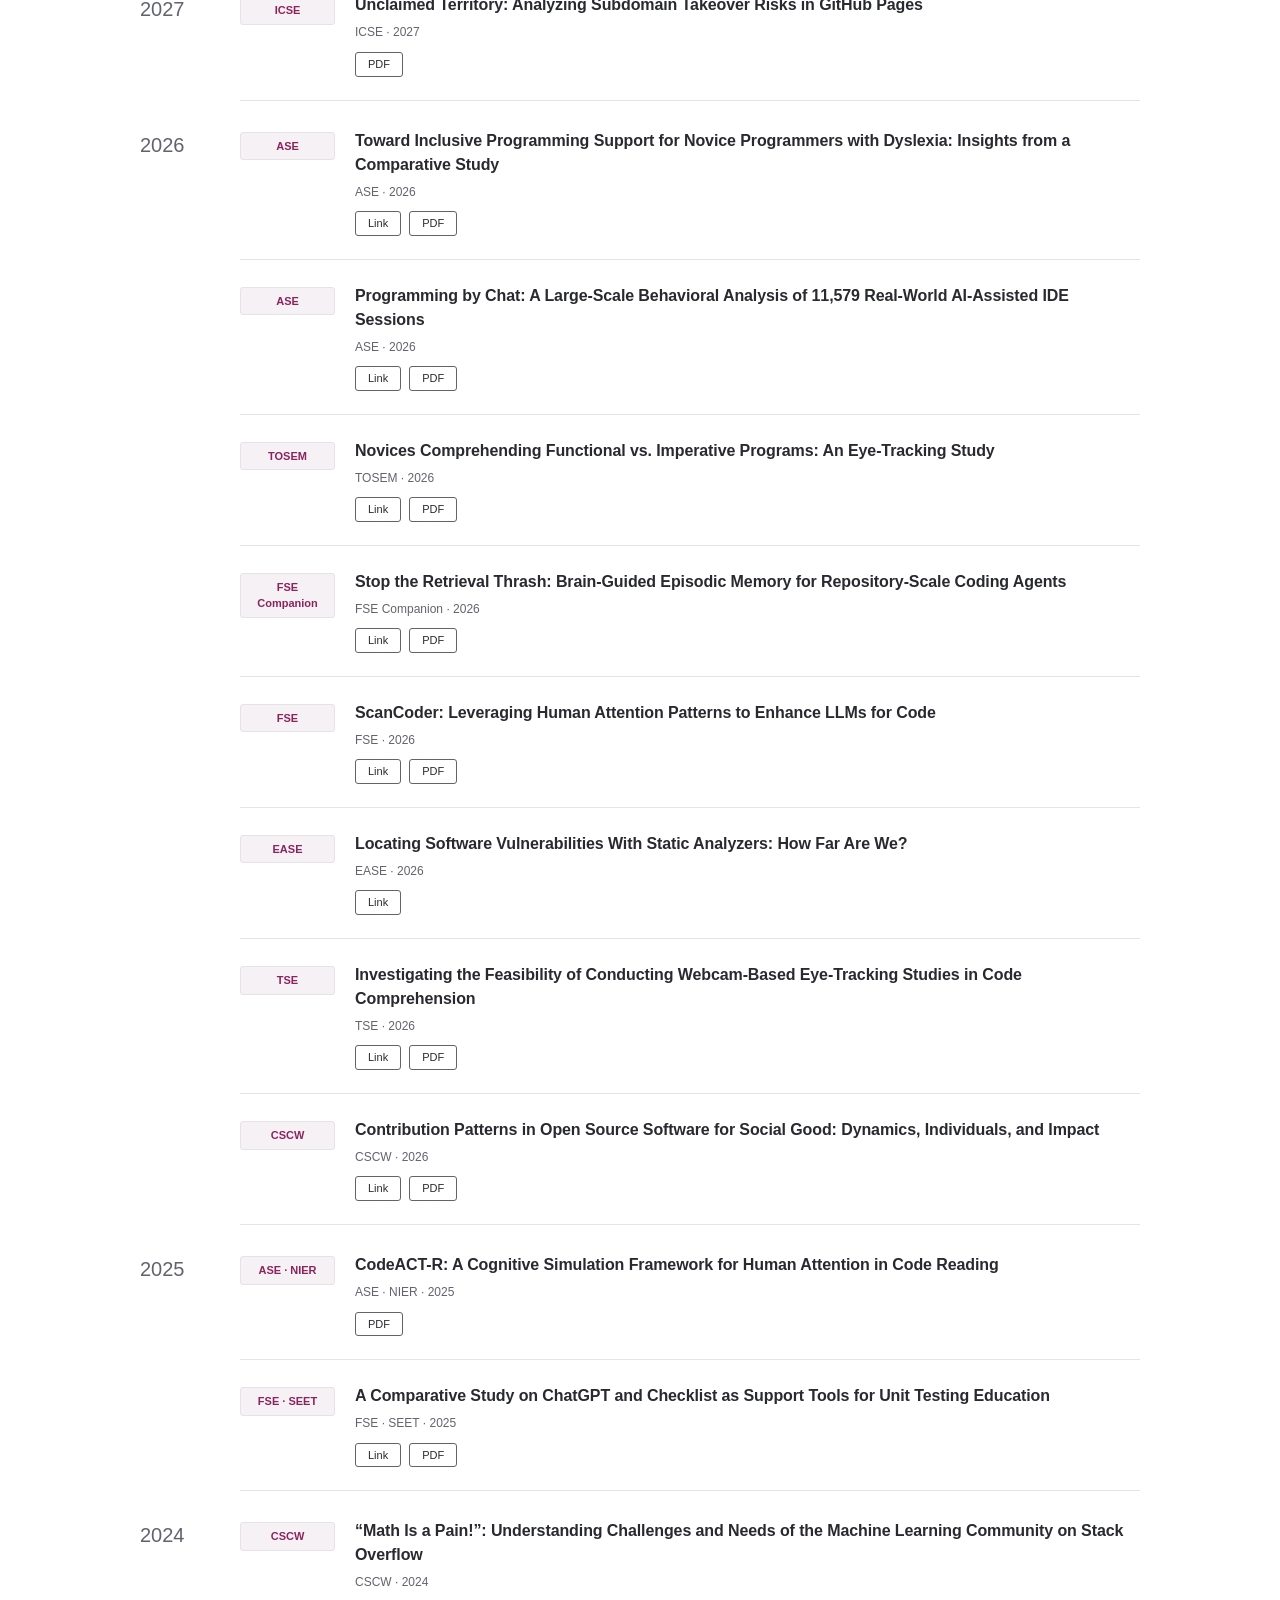
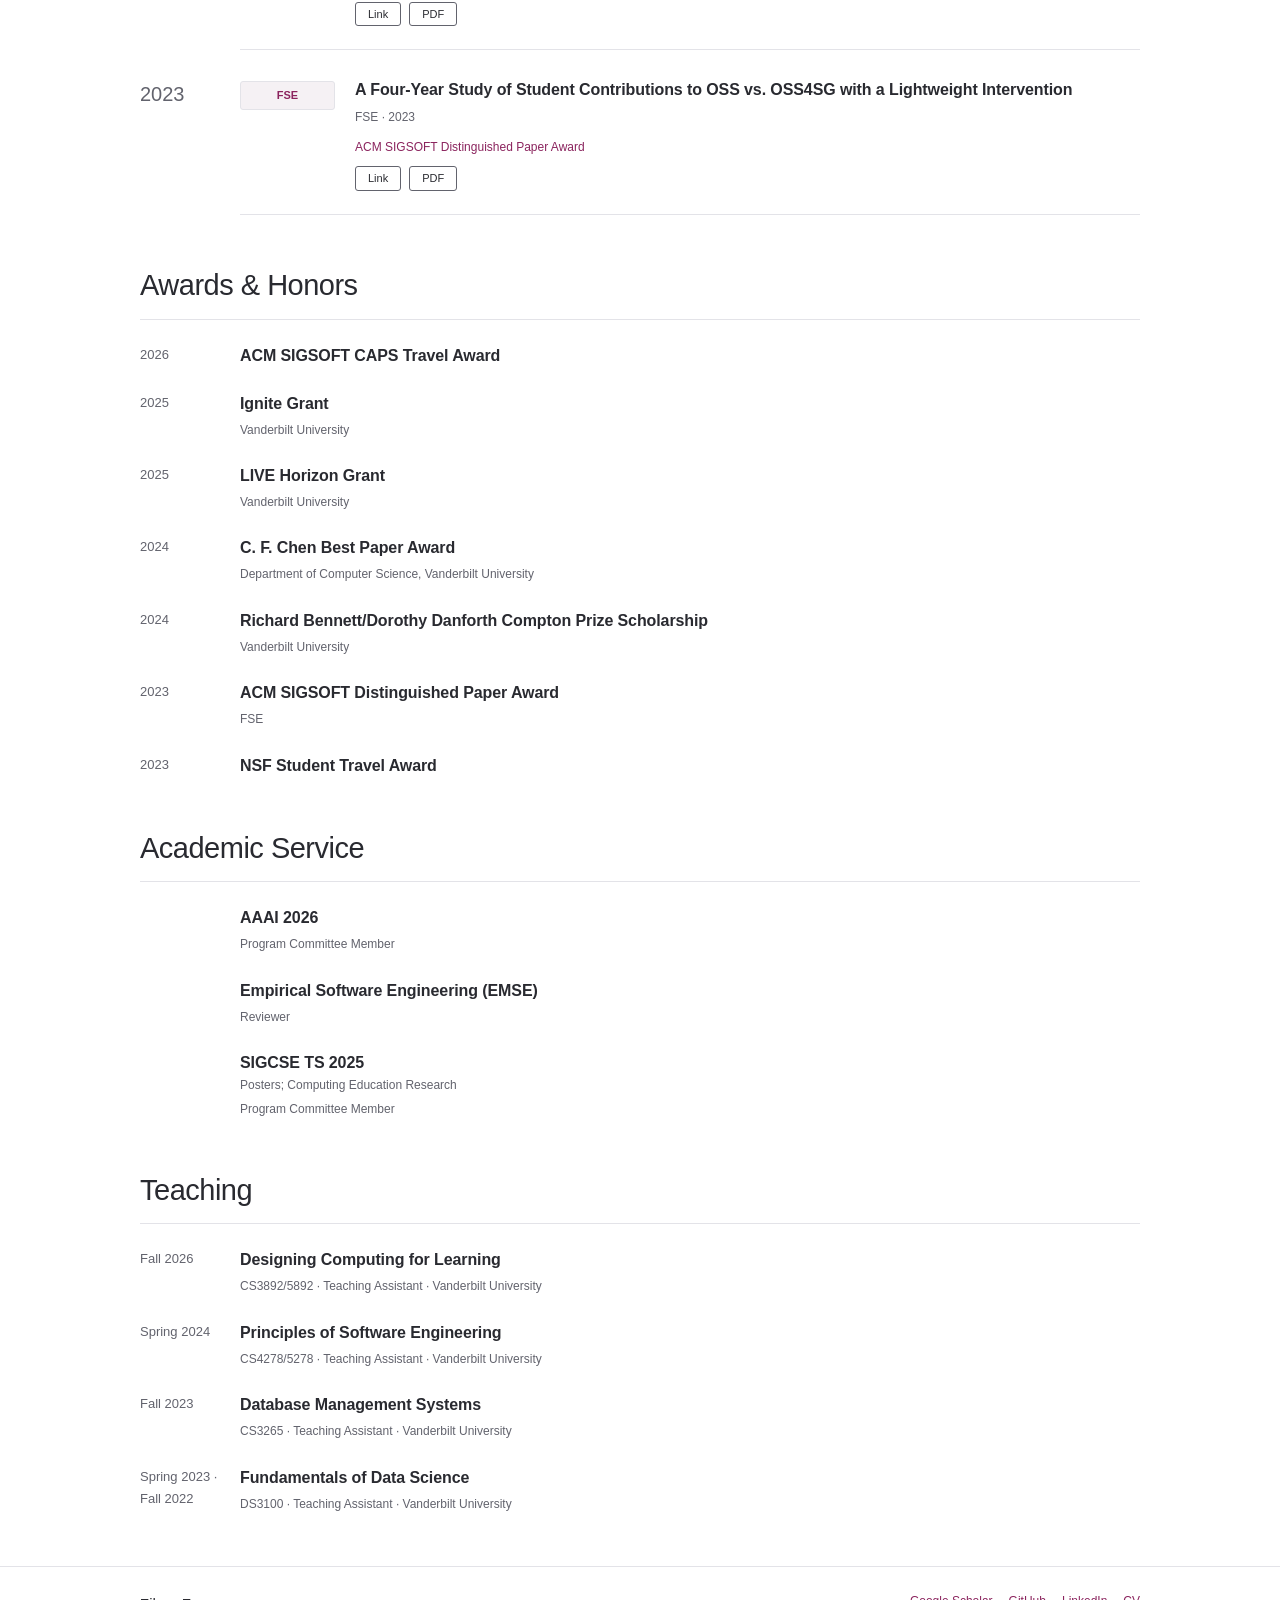
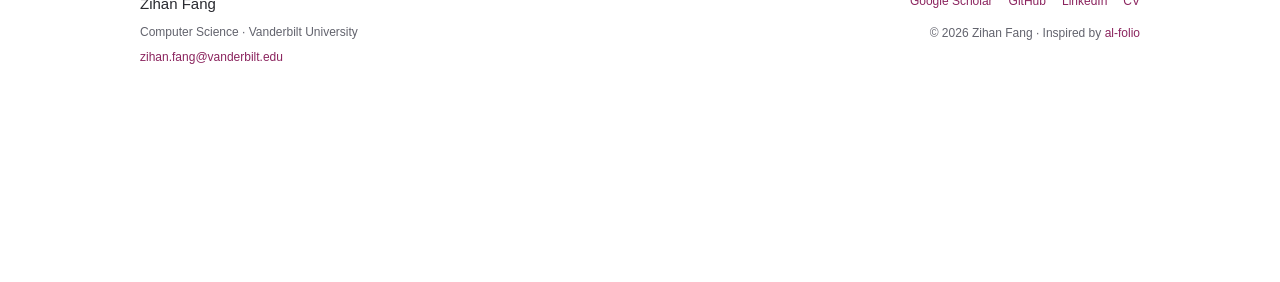
<file: Releases/index.html>
<!DOCTYPE html>
<html lang="en"><head><meta charset="UTF-8"><meta name="viewport" content="width=device-width, initial-scale=1"><title>Zihan Fang</title><link rel="icon" href="/img/favicon.png"><link rel="canonical" href="https://littlehousezh.github.io/#teaching"><meta http-equiv="refresh" content="0;url=/#teaching"></head><body><p>This section has moved to the homepage. <a href="/#teaching">Continue to teaching</a>.</p></body></html>
</file>
<file: css/index.css>
:root {
  color-scheme:light;
  --bg:#fff;
  --text:#292a30;
  --muted:#62636d;
  --accent:#8b245e;
  --line:#e3e3e8;
  --soft:#faf7f9;
  --badge:#f5f1f4;
  --header:#fff;
  --focus:#9c2368;
  --max:1000px;
}

:root[data-theme="dark"] {
  color-scheme:dark;
  --bg:#1c1d21;
  --text:#e9e9ed;
  --muted:#b3b2bd;
  --accent:#eaa0cc;
  --line:#3b3b44;
  --soft:#272129;
  --badge:#302731;
  --header:#1c1d21;
  --focus:#f2b2d6;
}

@media(prefers-color-scheme:dark) {
  :root:not([data-theme]) {
    color-scheme:dark;
    --bg:#1c1d21;
    --text:#e9e9ed;
    --muted:#b3b2bd;
    --accent:#eaa0cc;
    --line:#3b3b44;
    --soft:#272129;
    --badge:#302731;
    --header:#1c1d21;
    --focus:#f2b2d6;
  }
}

* {
  box-sizing:border-box;
}

html {
  scroll-behavior:smooth;
  scroll-padding-top:100px;
}

body {
  margin:0;
  background:var(--bg);
  color:var(--text);
  font-family:-apple-system,BlinkMacSystemFont,"Segoe UI",Roboto,"Helvetica Neue",Arial,sans-serif;
  font-size:16px;
  line-height:1.7;
  -webkit-font-smoothing:antialiased;
}

a {
  color:var(--accent);
  text-decoration:none;
  text-underline-offset:4px;
}

a:hover {
  text-decoration:underline;
}

a,button {
  -webkit-tap-highlight-color:transparent;
}

button {
  font:inherit;
}

a:focus-visible,button:focus-visible,[tabindex]:focus-visible {
  outline:2px solid var(--focus);
  outline-offset:5px;
  border-radius:2px;
}

p {
  margin:0 0 18px;
}

h1,h2,h3,h4 {
  line-height:1.3;
}

h1,h2,h3,h4,figure {
  margin:0;
}

strong {
  font-weight:600;
}

.container {
  width:min(var(--max),calc(100% - 64px));
  margin-inline:auto;
}

.site-header {
  position:sticky;
  top:0;
  z-index:20;
  background:var(--header);
  border-bottom:1px solid var(--line);
}

.header-inner {
  max-width:var(--max);
  margin:auto;
  min-height:72px;
  display:flex;
  align-items:center;
  gap:26px;
}

.wordmark {
  font-size:21px;
  white-space:nowrap;
  color:var(--text);
  font-weight:300;
  margin-right:auto;
}

.nav-links {
  display:flex;
  align-items:center;
  list-style:none;
  gap:23px;
  padding:0;
  margin:0;
}

.nav-links a {
  display:block;
  padding:23px 0 20px;
  font-size:14px;
  color:var(--muted);
  border-bottom:2px solid transparent;
}

.nav-links a[aria-current] {
  color:var(--accent);
  border-color:var(--accent);
}

.theme-toggle {
  background:none;
  color:var(--text);
  border:1px solid var(--line);
  border-radius:50%;
  width:36px;
  height:36px;
  padding:7px;
  cursor:pointer;
  flex-shrink:0;
}

.theme-toggle[hidden] {
  display:none;
}

.theme-toggle svg {
  width:20px;
  height:20px;
  display:block;
}

.theme-toggle .sun {
  display:none;
}

[data-theme="dark"] .theme-toggle .sun {
  display:block;
}

[data-theme="dark"] .theme-toggle .moon {
  display:none;
}

.skip-link {
  position:fixed;
  top:-100px;
  left:16px;
  z-index:30;
  padding:10px 20px;
  background:var(--bg);
  border:2px solid var(--accent);
}

.skip-link:focus {
  top:10px;
}

#about {
  padding-top:60px;
  position:relative;
}

.eyebrow {
  font-size:11px;
  font-weight:600;
  letter-spacing:1.8px;
  text-transform:uppercase;
  color:var(--muted);
  margin-bottom:12px;
}

h1 {
  font-size:49px;
  font-weight:300;
  letter-spacing:-1.8px;
}

h1 strong {
  font-weight:650;
}

.position {
  font-size:15px;
  margin:12px 0 30px;
  color:var(--muted);
}

.about-grid {
  display:grid;
  grid-template-columns:minmax(0,1fr) 250px;
  gap:50px;
}

.biography p {
  margin-bottom:20px;
}

.portrait-frame {
  position:relative;
  overflow:hidden;
  border-radius:3px;
}

.portrait img {
  width:100%;
  height:300px;
  display:block;
  object-fit:cover;
  object-position:center 35%;
  border-radius:3px;
}

.portrait figcaption {
  margin-top:14px;
  font-size:12px;
  line-height:1.9;
  color:var(--muted);
}

.portrait figcaption span {
  display:block;
}

.portrait figcaption a {
  font-size:11px;
}

.job-market {
  border-left:3px solid var(--accent);
  padding:12px 16px;
  background:var(--soft);
  font-size:14px;
  color:var(--accent);
  font-weight:500;
}

.profile-links {
  display:flex;
  flex-wrap:wrap;
  gap:7px 21px;
  padding-top:4px;
  font-size:14px;
}

.profile-links a {
  padding-block:4px;
}

.education {
  margin-top:30px;
  padding-top:22px;
  border-top:1px solid var(--line);
  display:grid;
  grid-template-columns:100px 1fr;
  gap:22px;
}

.education h2 {
  font-size:13px;
  color:var(--muted);
  font-weight:500;
  padding-top:3px;
}

.education ul {
  display:grid;
  grid-template-columns:repeat(3,1fr);
  gap:22px;
  list-style:none;
  padding:0;
  margin:0;
  font-size:12px;
  line-height:1.6;
}

.education li>span {
  display:block;
}

.education .item-date {
  font-size:11px;
  margin-bottom:5px;
}

.education .item-detail {
  font-size:11px;
}

.page-section {
  padding-top:52px;
  position:relative;
}

.section-heading {
  display:flex;
  justify-content:space-between;
  align-items:baseline;
  gap:20px;
  padding-bottom:14px;
  border-bottom:1px solid var(--line);
  margin-bottom:24px;
}

h2 {
  font-size:29px;
  font-weight:400;
  letter-spacing:-.5px;
}

.section-note {
  font-size:12px;
  color:var(--muted);
  text-align:right;
}

.news-scroll {
  max-height:440px;
  overflow-y:auto;
  scrollbar-gutter:stable;
  scrollbar-width:thin;
  scrollbar-color:var(--accent) var(--soft);
  border-bottom:1px solid var(--line);
  padding-right:20px;
}

.news-scroll::-webkit-scrollbar {
  width:6px;
}

.news-scroll::-webkit-scrollbar-track {
  background:var(--soft);
}

.news-scroll::-webkit-scrollbar-thumb {
  background:var(--accent);
  border-radius:6px;
}

.news-year {
  display:grid;
  grid-template-columns:82px minmax(0,1fr);
  gap:18px;
  padding-bottom:28px;
}

.news-year h3 {
  font-size:19px;
  font-weight:500;
  color:var(--accent);
  padding-top:1px;
}

.news-year ul {
  list-style:none;
  padding:0;
  margin:0;
}

.news-year li {
  position:relative;
  font-size:14px;
  line-height:1.75;
  padding:0 0 14px 16px;
}

.news-year li::before {
  content:"";
  position:absolute;
  left:0;
  top:.75em;
  width:4px;
  height:4px;
  border-radius:50%;
  background:var(--muted);
  opacity:.55;
}

.news-year li:last-child {
  padding-bottom:0;
}

.publication-year {
  display:grid;
  grid-template-columns:82px minmax(0,1fr);
  gap:18px;
  margin-top:28px;
}

.publication-year>h3 {
  font-size:20px;
  font-weight:400;
  color:var(--muted);
  padding-top:3px;
}

.publication-year ol {
  list-style:none;
  padding:0;
  margin:0;
}

.publication {
  display:grid;
  grid-template-columns:95px minmax(0,1fr);
  gap:20px;
  padding-bottom:23px;
  margin-bottom:24px;
  border-bottom:1px solid var(--line);
}

.publication:last-child {
  margin-bottom:0;
}

.venue-badge {
  background:var(--badge);
  color:var(--accent);
  text-align:center;
  padding:5px 8px;
  align-self:start;
  border:1px solid var(--line);
  border-radius:3px;
  font-size:11px;
  font-weight:600;
  line-height:1.5;
  margin-top:3px;
}

.paper-content h4 {
  font-size:16px;
  font-weight:600;
  line-height:1.5;
  letter-spacing:-.1px;
}

.paper-venue {
  font-size:12px;
  color:var(--muted);
  margin:5px 0 9px;
}

.paper-actions {
  display:flex;
  gap:8px;
}

.paper-actions:empty {
  display:none;
}

.paper-link {
  font-size:11px;
  border:1px solid var(--muted);
  border-radius:3px;
  padding:2px 12px;
  line-height:1.7;
  color:var(--text);
}

.paper-link:hover {
  background:var(--badge);
  border-color:var(--accent);
  color:var(--accent);
  text-decoration:none;
}

.paper-award {
  font-size:12px;
  color:var(--accent);
  margin:3px 0 9px;
}

.awards-list,.service-list,.teaching-list {
  list-style:none;
  padding:0;
  margin:0;
}

/* Shared record layout keeps the supporting sections on one text axis. */
.awards-list li,.teaching-list li {
  display:grid;
  grid-template-columns:82px minmax(0,1fr);
  gap:18px;
}

.awards-list li,.service-list li,.teaching-list li {
  padding-block:12px;
  font-size:16px;
  line-height:1.5;
}

.awards-list li:first-child,.service-list li:first-child,.teaching-list li:first-child {
  padding-top:0;
}

.awards-list li:last-child,.service-list li:last-child,.teaching-list li:last-child {
  padding-bottom:0;
}

.awards-list strong,.service-list strong,.teaching-list strong {
  font-weight:600;
  letter-spacing:-.1px;
}

.item-date {
  color:var(--muted);
  font-variant-numeric:tabular-nums;
  font-size:13px;
  line-height:1.7;
}

.item-detail,.service-list .role {
  display:block;
  color:var(--muted);
  font-size:12px;
  line-height:1.7;
  font-weight:400;
}

.awards-list .item-detail,.teaching-list .item-detail,.service-list .role {
  margin-top:4px;
}

.service-list li {
  padding-left:100px;
}

.site-footer {
  border-top:1px solid var(--line);
  margin-top:52px;
  padding:24px 0 32px;
  font-size:12px;
  color:var(--muted);
}

.footer-inner {
  display:flex;
  justify-content:space-between;
  gap:32px;
}

.footer-name {
  font-size:15px;
  color:var(--text);
}

.footer-name span {
  margin-left:8px;
  font-size:12px;
}

.footer-inner p {
  margin:5px 0;
}

.footer-right {
  text-align:right;
}

.footer-links {
  display:flex;
  flex-wrap:wrap;
  gap:16px;
  justify-content:flex-end;
  margin-bottom:12px;
}

.legacy-anchor {
  position:absolute;
  top:0;
  scroll-margin-top:100px;
}

#Experience {
  scroll-margin-top:100px;
}

@media(max-width:1100px) {
  .header-inner {
    width:calc(100% - 64px);
    gap:20px;
  }
  .nav-links {
    gap:17px;
  }
}

@media(max-width:850px) {
  .header-inner {
    flex-wrap:wrap;
    gap:0;
    padding-top:14px;
  }
  .wordmark {
    order:0;
  }
  .theme-toggle {
    order:1;
  }
  .header-inner nav {
    order:2;
    width:100%;
  }
  .nav-links {
    justify-content:space-between;
    gap:10px;
  }
  .nav-links a {
    padding:11px 0 12px;
  }
  html {
    scroll-padding-top:130px;
  }
  .about-grid {
    grid-template-columns:minmax(0,1fr) 210px;
    gap:30px;
  }
  .portrait img {
    height:265px;
  }
  .education {
    display:block;
  }
  .education h2 {
    margin-bottom:14px;
  }
  .legacy-anchor {
    scroll-margin-top:130px;
  }
}

@media(max-width:600px) {
  .container,.header-inner {
    width:calc(100% - 36px);
  }
  body {
    font-size:15px;
    line-height:1.75;
  }
  .nav-links {
    gap:5px;
  }
  .nav-links a {
    font-size:11px;
    padding-block:11px;
  }
  .wordmark {
    font-size:19px;
  }
  .theme-toggle {
    width:32px;
    height:32px;
    padding:5px;
  }
  #about {
    padding-top:34px;
  }
  .eyebrow {
    font-size:9px;
    letter-spacing:1.2px;
  }
  h1 {
    font-size:39px;
    letter-spacing:-1.3px;
  }
  .position {
    font-size:13px;
    margin-bottom:24px;
  }
  .about-grid {
    display:flex;
    flex-direction:column;
    gap:25px;
  }
  .portrait {
    order:-1;
    display:grid;
    grid-template-columns:122px 1fr;
    align-items:center;
    gap:20px;
  }
  .portrait img {
    height:150px;
  }
  .portrait figcaption {
    margin:0;
    font-size:11px;
  }
  .portrait figcaption a {
    font-size:10px;
    overflow-wrap:anywhere;
  }
  .biography p {
    margin-bottom:18px;
  }
  .profile-links {
    gap:4px 18px;
    font-size:13px;
  }
  .education ul {
    grid-template-columns:1fr;
    gap:12px;
  }
  .education li {
    display:grid;
    grid-template-columns:90px 1fr;
    gap:14px;
  }
  .education .item-date {
    margin:0;
  }
  .page-section {
    padding-top:38px;
  }
  .section-heading {
    gap:10px;
    margin-bottom:20px;
  }
  h2 {
    font-size:25px;
  }
  .section-note {
    font-size:10px;
    max-width:145px;
  }
  .news-scroll {
    max-height:400px;
    padding-right:12px;
  }
  .news-year {
    grid-template-columns:45px minmax(0,1fr);
    gap:14px;
  }
  .news-year h3 {
    font-size:16px;
  }
  .news-year li {
    font-size:13px;
  }
  .publication-year {
    display:block;
    margin-top:23px;
  }
  .publication-year>h3 {
    font-size:18px;
    margin-bottom:17px;
  }
  .publication {
    grid-template-columns:65px minmax(0,1fr);
    gap:13px;
    padding-bottom:20px;
    margin-bottom:20px;
  }
  .venue-badge {
    font-size:9px;
    padding:4px;
  }
  .paper-content h4 {
    font-size:14px;
  }
  .paper-venue,.paper-award {
    font-size:11px;
  }
  .paper-link {
    padding:5px 12px;
  }
  .awards-list li,.teaching-list li {
    grid-template-columns:65px minmax(0,1fr);
    gap:13px;
  }
  .awards-list li,.service-list li,.teaching-list li {
    font-size:14px;
    padding-block:11px;
  }
  .service-list li {
    padding-left:78px;
  }
  .item-date {
    font-size:12px;
  }
  .item-detail,.service-list .role {
    font-size:11px;
  }
  .footer-inner {
    display:block;
  }
  .footer-right {
    text-align:left;
    margin-top:20px;
  }
  .footer-links {
    justify-content:flex-start;
  }
  .site-footer {
    margin-top:44px;
  }
  .job-market {
    font-size:13px;
  }
}

@media(prefers-reduced-motion:reduce) {
  html {
    scroll-behavior:auto;
  }
}

@media print {
  .site-header,.theme-toggle,.skip-link {
    display:none;
  }
  body {
    background:white;
    color:black;
    font-size:11px;
  }
  .container {
    width:100%;
  }
  .news-scroll {
    max-height:none;
    overflow:visible;
  }
  .page-section {
    padding-top:24px;
  }
  .publication {
    break-inside:avoid;
  }
  .site-footer {
    margin-top:20px;
  }
  a {
    color:inherit;
  }
}


.nav-links a { white-space: nowrap; }
@media (max-width: 360px) {
  .nav-links { gap: 4px; }
  .nav-links a { font-size: 10px; }
}

/* The overlay shares the original image's box, so neither loading nor fading
   changes layout. Only reveal it once the browser has decoded the asset. */
.portrait .portrait-alternate {
  position:absolute;
  inset:0;
  opacity:0;
  transition:opacity 400ms ease-in-out;
  pointer-events:none;
}
@media (hover:hover) and (pointer:fine) {
  .portrait-frame.portrait-ready:hover .portrait-alternate {
    opacity:1;
  }
}
.portrait-frame.portrait-ready:focus-visible .portrait-alternate {
  opacity:1;
}
@media (prefers-reduced-motion:reduce) {
  .portrait .portrait-alternate { transition:none; }
}
@media print {
  .portrait .portrait-alternate { display:none; }
}
</file>
